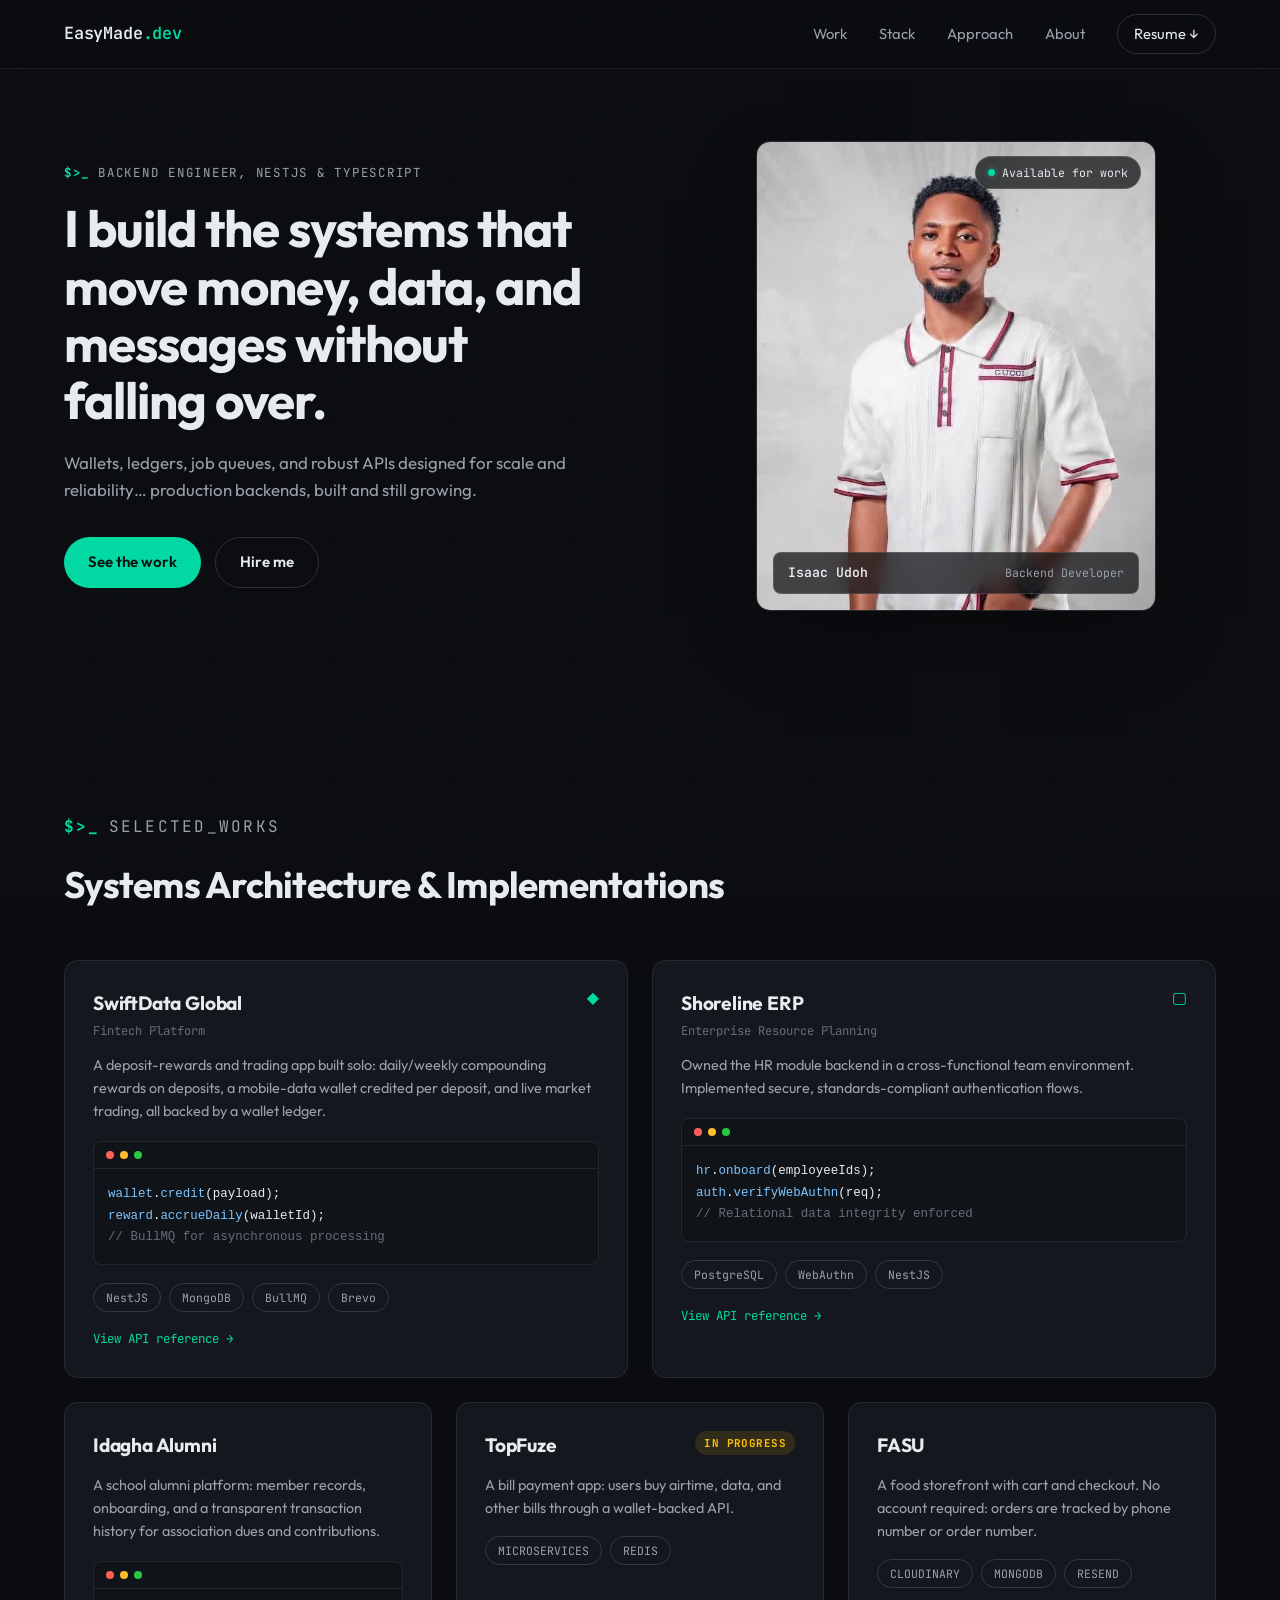
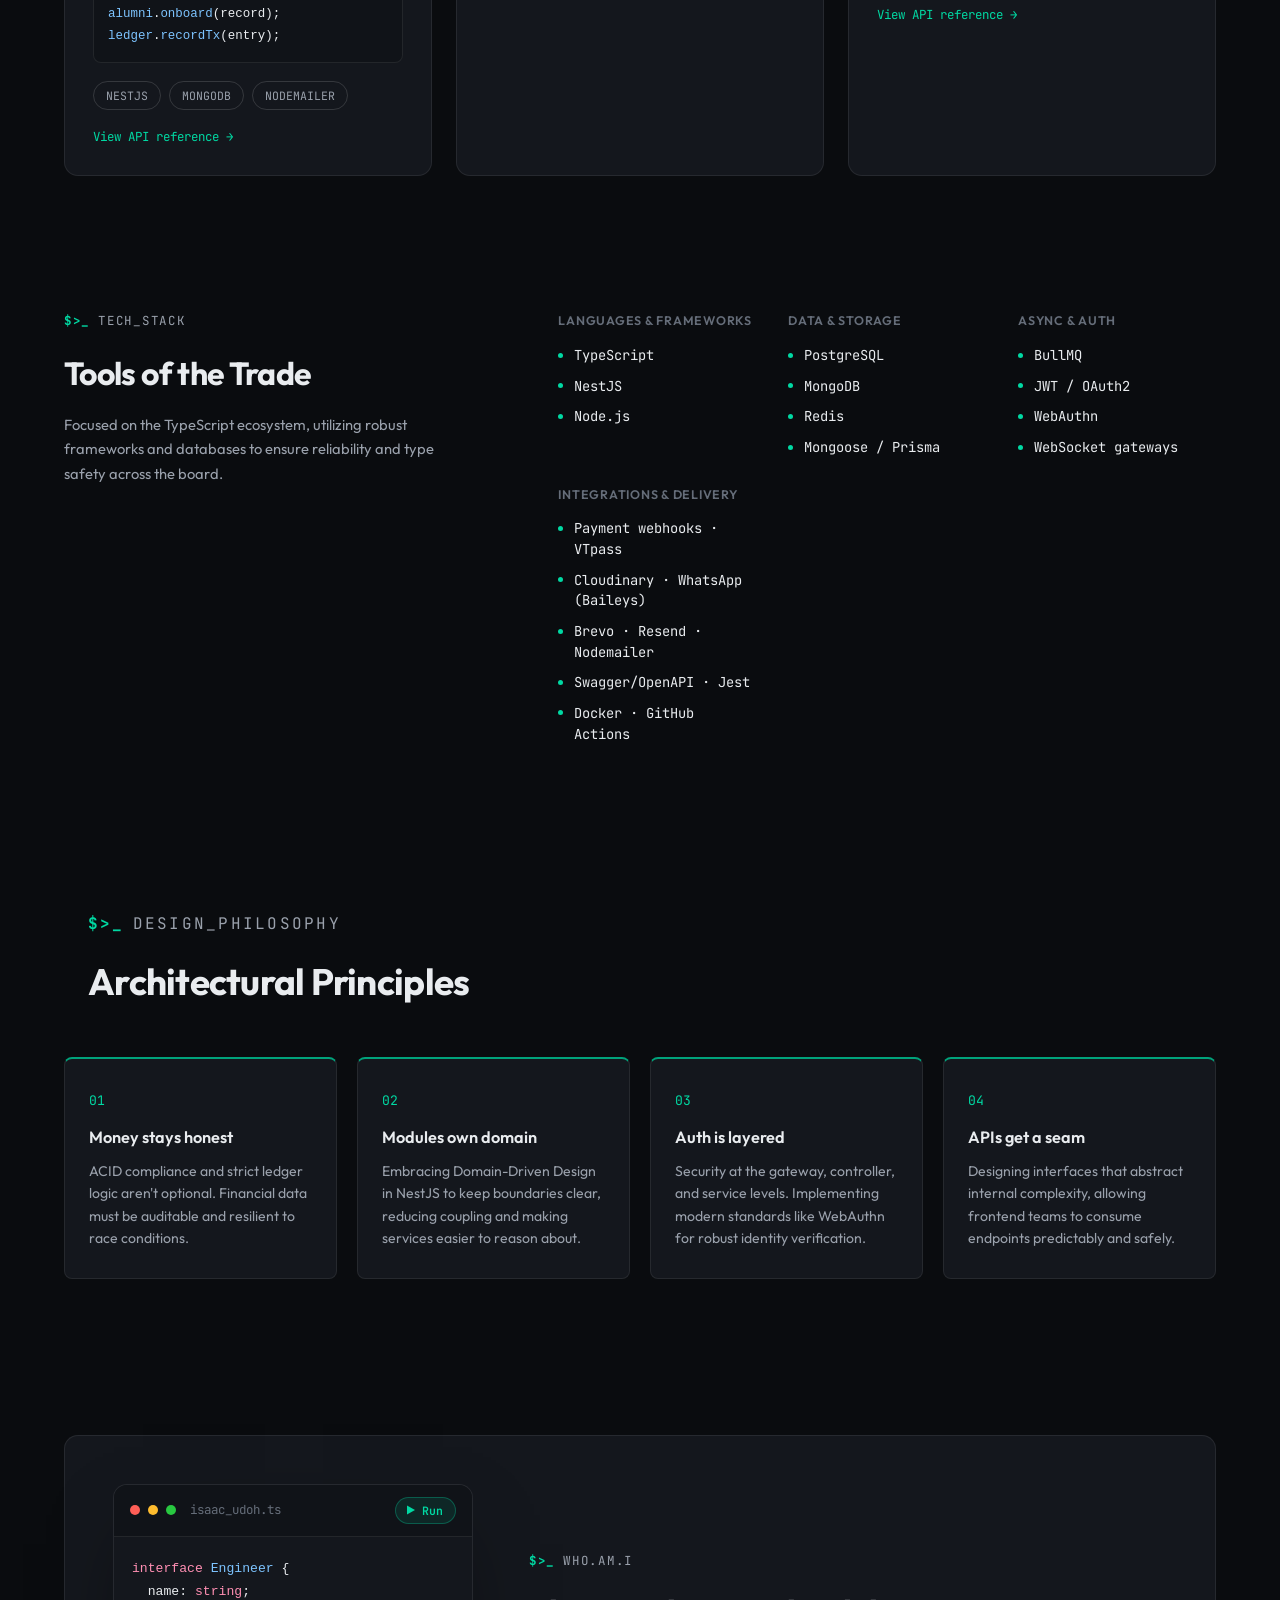
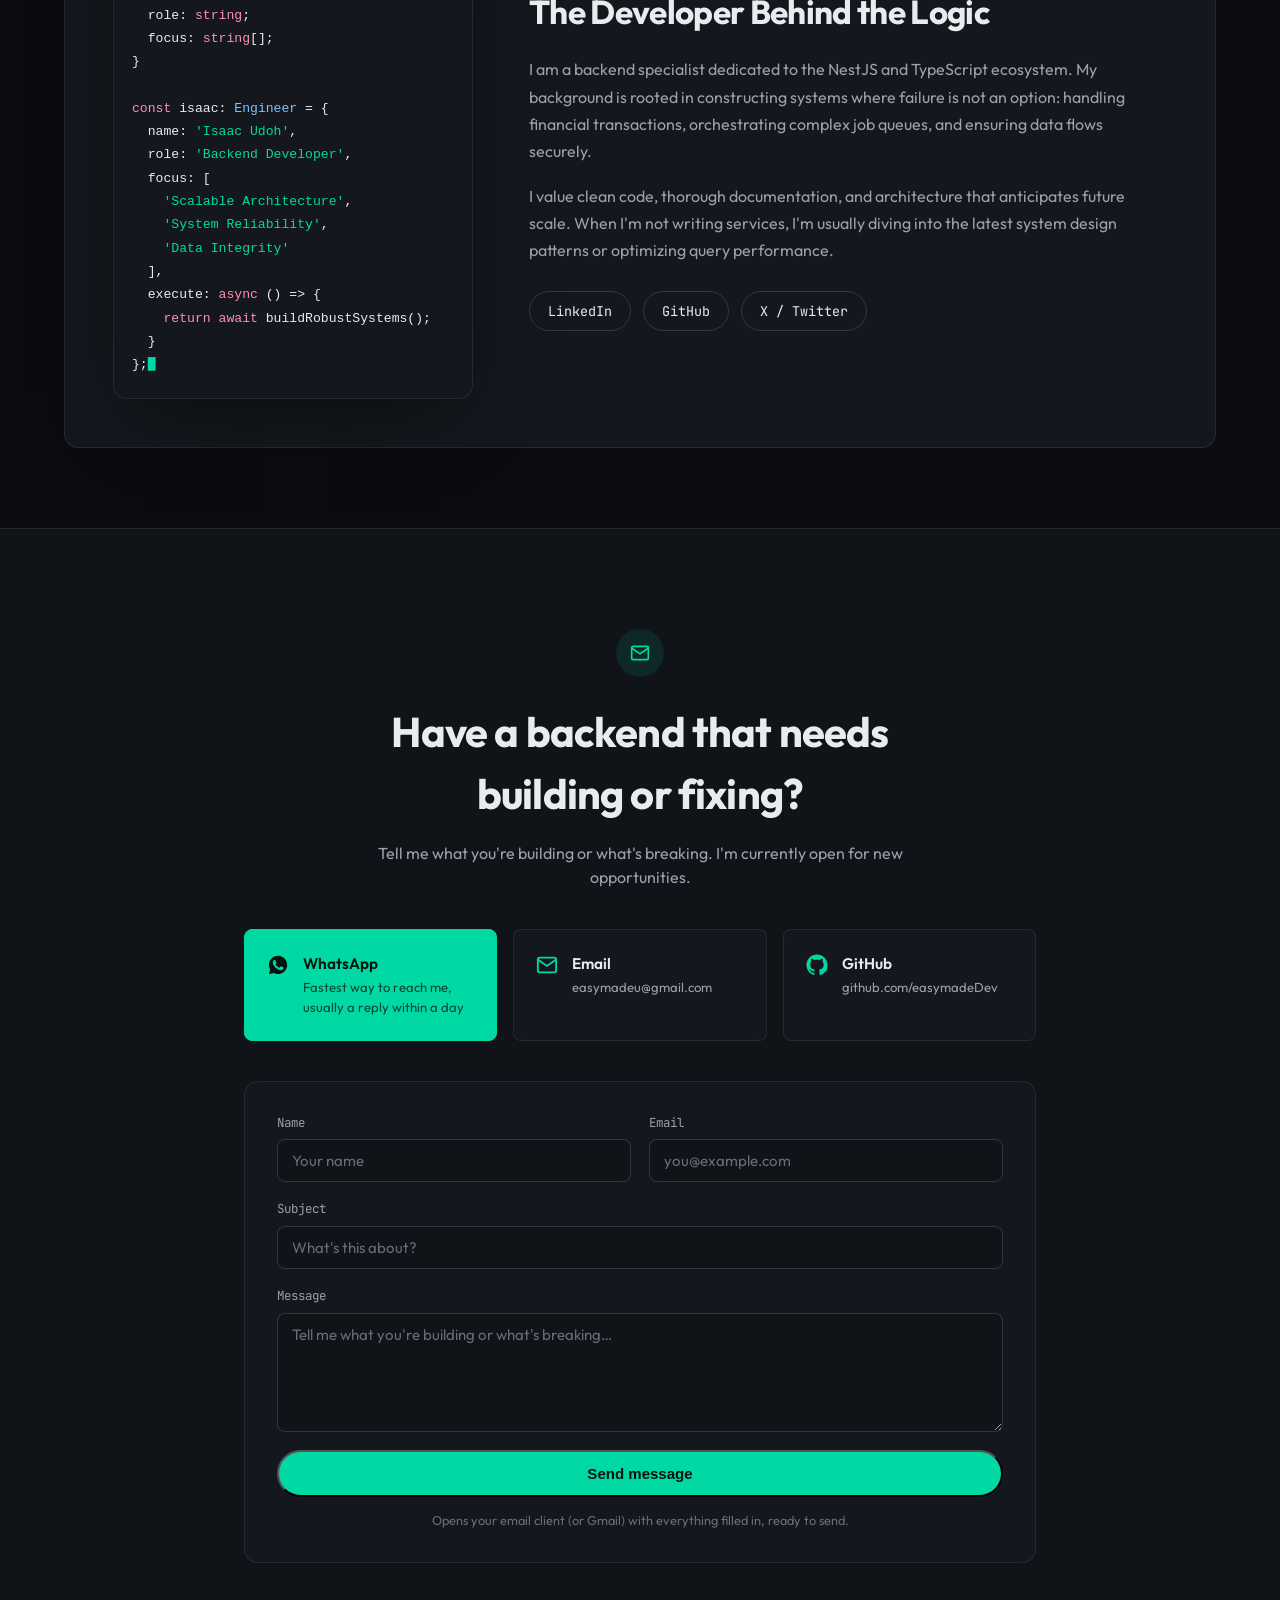
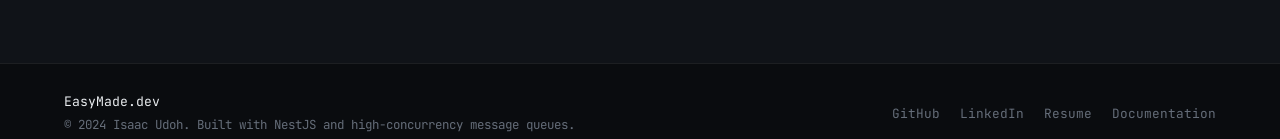
<file: index.html>
<!DOCTYPE html>
<html lang="en">
<head>
<meta charset="UTF-8">
<meta name="viewport" content="width=device-width, initial-scale=1.0">
<title>EasyMade - Backend Engineer</title>
<meta name="description" content="Backend engineer specializing in NestJS and TypeScript. Building fintech wallets, enterprise ERP systems, and API integrations at production scale.">
<link rel="icon" href="data:image/svg+xml,<svg xmlns=%22http://www.w3.org/2000/svg%22 viewBox=%220 0 100 100%22><text y=%22.9em%22 font-size=%2290%22 fill=%22%2300d9a3%22>&gt;_</text></svg>">
<link rel="preconnect" href="https://fonts.googleapis.com">
<link rel="preconnect" href="https://fonts.gstatic.com" crossorigin>
<link href="https://fonts.googleapis.com/css2?family=Outfit:wght@400;500;600;700;800&family=JetBrains+Mono:wght@400;500;600;700&display=swap" rel="stylesheet">
<link rel="stylesheet" href="styles.css">
</head>
<body>

<div class="noise" aria-hidden="true"></div>

<header class="nav" id="top">
  <div class="nav-inner">
    <a href="#top" class="brand">EasyMade<span class="brand-dot">.dev</span></a>
    <nav class="nav-links" aria-label="Primary">
      <a href="#work">Work</a>
      <a href="#stack">Stack</a>
      <a href="#approach">Approach</a>
      <a href="#about">About</a>
      <a href="resume.html" class="nav-cta">Resume <span class="dl-arrow">&darr;</span></a>
    </nav>
    <button class="nav-toggle" id="navToggle" aria-label="Toggle menu" aria-expanded="false">
      <span></span><span></span><span></span>
    </button>
  </div>
  <nav class="nav-mobile" id="navMobile" aria-label="Mobile">
    <a href="#work">Work</a>
    <a href="#stack">Stack</a>
    <a href="#approach">Approach</a>
    <a href="#about">About</a>
    <a href="resume.html">Resume</a>
  </nav>
</header>

<main>

  <!-- HERO -->
  <section class="hero">
    <div class="hero-grid">
      <div class="hero-copy">
        <p class="eyebrow"><span class="prompt">$&gt;_</span> Backend engineer, NestJS &amp; TypeScript</p>
        <h1>I build the systems that move money, data, and messages without falling over.</h1>
        <p class="hero-sub">Wallets, ledgers, job queues, and robust APIs designed for scale and reliability&hellip; production backends, built and still growing.</p>
        <div class="hero-actions">
          <a href="#work" class="btn btn-primary">See the work</a>
          <a href="https://wa.me/2349077974344?text=Hi%20Isaac%2C%20I%27d%20like%20to%20talk%20about%20a%20backend%20project" target="_blank" rel="noopener" class="btn btn-ghost">Hire me</a>
        </div>
      </div>
      <div class="hero-panel">
        <div class="hero-photo-frame">
          <span class="hero-badge"><span class="dot-live"></span>Available for work</span>
          <img src="isaac.jpg" alt="Portrait of Isaac Udoh" width="440" height="520" class="hero-photo">
          <div class="hero-photo-tag">
            <span>Isaac Udoh</span>
            <span class="hero-photo-role">Backend Developer</span>
          </div>
        </div>
      </div>
    </div>
  </section>

  <!-- WORK -->
  <section id="work" class="work">
    <div class="section-head">
      <p class="eyebrow"><span class="prompt">$&gt;_</span> selected_works</p>
      <h2>Systems Architecture &amp; Implementations</h2>
    </div>

    <div class="case-list">

      <div class="case-row-2">
        <article class="case-card">
          <div class="case-card-head">
            <div>
              <h3>SwiftData Global</h3>
              <p class="case-kicker">Fintech Platform</p>
            </div>
            <span class="case-icon" aria-hidden="true">&#9670;</span>
          </div>
          <p class="case-desc">A deposit-rewards and trading app built solo: daily/weekly compounding rewards on deposits, a mobile-data wallet credited per deposit, and live market trading, all backed by a wallet ledger.</p>
          <div class="case-code">
            <div class="case-code-bar">
              <span class="dot dot-r"></span><span class="dot dot-y"></span><span class="dot dot-g"></span>
            </div>
            <pre class="case-code-body"><code><span class="tk-f">wallet</span>.<span class="tk-f">credit</span>(payload);
<span class="tk-f">reward</span>.<span class="tk-f">accrueDaily</span>(walletId);
<span class="tk-c">// BullMQ for asynchronous processing</span></code></pre>
          </div>
          <ul class="case-tags">
            <li>NestJS</li><li>MongoDB</li><li>BullMQ</li><li>Brevo</li>
          </ul>
          <a href="docs.html#wallet-balance" class="case-docs-link">View API reference &rarr;</a>
        </article>

        <article class="case-card">
          <div class="case-card-head">
            <div>
              <h3>Shoreline ERP</h3>
              <p class="case-kicker">Enterprise Resource Planning</p>
            </div>
            <span class="case-icon" aria-hidden="true">&#9634;</span>
          </div>
          <p class="case-desc">Owned the HR module backend in a cross-functional team environment. Implemented secure, standards-compliant authentication flows.</p>
          <div class="case-code">
            <div class="case-code-bar">
              <span class="dot dot-r"></span><span class="dot dot-y"></span><span class="dot dot-g"></span>
            </div>
            <pre class="case-code-body"><code><span class="tk-f">hr</span>.<span class="tk-f">onboard</span>(employeeIds);
<span class="tk-f">auth</span>.<span class="tk-f">verifyWebAuthn</span>(req);
<span class="tk-c">// Relational data integrity enforced</span></code></pre>
          </div>
          <ul class="case-tags">
            <li>PostgreSQL</li><li>WebAuthn</li><li>NestJS</li>
          </ul>
          <a href="docs.html#access-onboard" class="case-docs-link">View API reference &rarr;</a>
        </article>
      </div>

      <div class="case-row-3">
        <article class="case-card case-card-sm">
          <h3>Idagha Alumni</h3>
          <p class="case-desc">A school alumni platform: member records, onboarding, and a transparent transaction history for association dues and contributions.</p>
          <div class="case-code">
            <div class="case-code-bar">
              <span class="dot dot-r"></span><span class="dot dot-y"></span><span class="dot dot-g"></span>
            </div>
            <pre class="case-code-body"><code><span class="tk-f">alumni</span>.<span class="tk-f">onboard</span>(record);
<span class="tk-f">ledger</span>.<span class="tk-f">recordTx</span>(entry);</code></pre>
          </div>
          <ul class="case-tags">
            <li>NESTJS</li><li>MONGODB</li><li>NODEMAILER</li>
          </ul>
          <a href="docs.html#records-model" class="case-docs-link">View API reference &rarr;</a>
        </article>

        <article class="case-card case-card-sm">
          <div class="case-card-head">
            <h3>TopFuze</h3>
            <span class="status-tag">In progress</span>
          </div>
          <p class="case-desc">A bill payment app: users buy airtime, data, and other bills through a wallet-backed API.</p>
          <ul class="case-tags case-tags-only">
            <li>MICROSERVICES</li><li>REDIS</li>
          </ul>
        </article>

        <article class="case-card case-card-sm">
          <h3>FASU</h3>
          <p class="case-desc">A food storefront with cart and checkout. No account required: orders are tracked by phone number or order number.</p>
          <ul class="case-tags case-tags-only">
            <li>CLOUDINARY</li><li>MONGODB</li><li>RESEND</li>
          </ul>
          <a href="docs.html#store-order" class="case-docs-link">View API reference &rarr;</a>
        </article>
      </div>

    </div>
  </section>

  <!-- STACK -->
  <section id="stack" class="stack">
    <div class="stack-inner">
      <div class="stack-intro">
        <p class="eyebrow"><span class="prompt">$&gt;_</span> tech_stack</p>
        <h2>Tools of the Trade</h2>
        <p class="stack-lede">Focused on the TypeScript ecosystem, utilizing robust frameworks and databases to ensure reliability and type safety across the board.</p>
      </div>

      <div class="stack-grid">
        <div class="stack-group">
          <h3>Languages &amp; Frameworks</h3>
          <ul class="stack-list">
            <li>TypeScript</li>
            <li>NestJS</li>
            <li>Node.js</li>
          </ul>
        </div>
        <div class="stack-group">
          <h3>Data &amp; Storage</h3>
          <ul class="stack-list">
            <li>PostgreSQL</li>
            <li>MongoDB</li>
            <li>Redis</li>
            <li>Mongoose / Prisma</li>
          </ul>
        </div>
        <div class="stack-group">
          <h3>Async &amp; Auth</h3>
          <ul class="stack-list">
            <li>BullMQ</li>
            <li>JWT / OAuth2</li>
            <li>WebAuthn</li>
            <li>WebSocket gateways</li>
          </ul>
        </div>
        <div class="stack-group">
          <h3>Integrations &amp; Delivery</h3>
          <ul class="stack-list">
            <li>Payment webhooks &middot; VTpass</li>
            <li>Cloudinary &middot; WhatsApp (Baileys)</li>
            <li>Brevo &middot; Resend &middot; Nodemailer</li>
            <li>Swagger/OpenAPI &middot; Jest</li>
            <li>Docker &middot; GitHub Actions</li>
          </ul>
        </div>
      </div>
    </div>
  </section>

  <!-- APPROACH -->
  <section id="approach" class="approach">
    <div class="section-head">
      <p class="eyebrow"><span class="prompt">$&gt;_</span> design_philosophy</p>
      <h2>Architectural Principles</h2>
    </div>
    <div class="approach-grid">
      <div class="approach-item">
        <span class="approach-num">01</span>
        <h3>Money stays honest</h3>
        <p>ACID compliance and strict ledger logic aren't optional. Financial data must be auditable and resilient to race conditions.</p>
      </div>
      <div class="approach-item">
        <span class="approach-num">02</span>
        <h3>Modules own domain</h3>
        <p>Embracing Domain-Driven Design in NestJS to keep boundaries clear, reducing coupling and making services easier to reason about.</p>
      </div>
      <div class="approach-item">
        <span class="approach-num">03</span>
        <h3>Auth is layered</h3>
        <p>Security at the gateway, controller, and service levels. Implementing modern standards like WebAuthn for robust identity verification.</p>
      </div>
      <div class="approach-item">
        <span class="approach-num">04</span>
        <h3>APIs get a seam</h3>
        <p>Designing interfaces that abstract internal complexity, allowing frontend teams to consume endpoints predictably and safely.</p>
      </div>
    </div>
  </section>

  <!-- ABOUT -->
  <section id="about" class="about">
    <div class="about-inner">
      <div class="about-panel" aria-hidden="true">
        <div class="terminal">
          <div class="terminal-bar">
            <span class="dot dot-r"></span><span class="dot dot-y"></span><span class="dot dot-g"></span>
            <span class="terminal-title">isaac_udoh.ts</span>
            <button type="button" class="run-btn" id="runBtn" aria-label="Run code snippet">
              <svg width="10" height="10" viewBox="0 0 10 10" fill="currentColor" aria-hidden="true"><path d="M1 0.5 L9 5 L1 9.5 Z"/></svg>
              Run
            </button>
          </div>
          <pre class="terminal-body"><code id="terminalCode"><span class="tk-k">interface</span> <span class="tk-f">Engineer</span> {
  name: <span class="tk-k">string</span>;
  role: <span class="tk-k">string</span>;
  focus: <span class="tk-k">string</span>[];
}

<span class="tk-k">const</span> isaac: <span class="tk-f">Engineer</span> = {
  name: <span class="tk-s">'Isaac Udoh'</span>,
  role: <span class="tk-s">'Backend Developer'</span>,
  focus: [
    <span class="tk-s">'Scalable Architecture'</span>,
    <span class="tk-s">'System Reliability'</span>,
    <span class="tk-s">'Data Integrity'</span>
  ],
  execute: <span class="tk-k">async</span> () =&gt; {
    <span class="tk-k">return</span> <span class="tk-k">await</span> buildRobustSystems();
  }
};<span class="term-cursor" id="termCursor">&#9608;</span></code></pre>
          <div class="run-output" id="runOutput" aria-live="polite"></div>
        </div>
      </div>
      <div class="about-body">
        <p class="eyebrow"><span class="prompt">$&gt;_</span> who.am.i</p>
        <h2>The Developer Behind the Logic</h2>
        <p class="about-text">I am a backend specialist dedicated to the NestJS and TypeScript ecosystem. My background is rooted in constructing systems where failure is not an option: handling financial transactions, orchestrating complex job queues, and ensuring data flows securely.</p>
        <p class="about-text">I value clean code, thorough documentation, and architecture that anticipates future scale. When I'm not writing services, I'm usually diving into the latest system design patterns or optimizing query performance.</p>
        <div class="about-links">
          <a href="https://www.linkedin.com/in/isaactechdev" target="_blank" rel="noopener">LinkedIn</a>
          <a href="https://github.com/easymadeDev" target="_blank" rel="noopener">GitHub</a>
          <a href="https://x.com/isaactechdev" target="_blank" rel="noopener">X / Twitter</a>
        </div>
      </div>
    </div>
  </section>

  <!-- CONTACT -->
  <section id="contact" class="contact">
    <div class="contact-inner">
      <span class="contact-icon" aria-hidden="true">
        <svg width="20" height="20" viewBox="0 0 24 24" fill="none" stroke="currentColor" stroke-width="2" stroke-linecap="round" stroke-linejoin="round"><path d="M4 4h16c1.1 0 2 .9 2 2v12c0 1.1-.9 2-2 2H4c-1.1 0-2-.9-2-2V6c0-1.1.9-2 2-2z"/><path d="m22 6-10 7L2 6"/></svg>
      </span>
      <h2>Have a backend that needs building or fixing?</h2>
      <p class="contact-sub">Tell me what you're building or what's breaking. I'm currently open for new opportunities.</p>

      <div class="contact-grid">
        <a href="https://wa.me/2349077974344?text=Hi%20Isaac%2C%20I%27d%20like%20to%20talk%20about%20a%20backend%20project" target="_blank" rel="noopener" class="contact-card contact-card-primary">
          <svg width="22" height="22" viewBox="0 0 24 24" fill="currentColor" aria-hidden="true"><path d="M12.04 2C6.58 2 2.13 6.45 2.13 11.91c0 1.75.46 3.45 1.32 4.95L2.05 22l5.25-1.38a9.9 9.9 0 0 0 4.74 1.21h.01c5.46 0 9.9-4.45 9.9-9.91C21.96 6.45 17.5 2 12.04 2Zm5.8 14.14c-.24.68-1.4 1.3-1.93 1.38-.5.08-1.13.11-1.82-.11-.42-.14-.96-.32-1.65-.63-2.9-1.25-4.8-4.16-4.94-4.35-.14-.19-1.18-1.57-1.18-3 0-1.42.74-2.12 1-2.41.26-.29.58-.36.77-.36.19 0 .39 0 .55.01.18.01.42-.07.65.5.24.58.82 2 .89 2.15.07.14.12.32.02.51-.1.19-.15.31-.29.48-.15.17-.3.37-.44.5-.14.14-.3.29-.13.58.17.29.75 1.24 1.62 2.01 1.11.99 2.04 1.3 2.34 1.44.3.15.47.13.65-.06.18-.19.75-.87.95-1.16.2-.29.4-.24.66-.14.27.1 1.71.81 2 .96.29.14.48.22.55.34.07.13.07.72-.17 1.4Z"/></svg>
          <span>
            <strong>WhatsApp</strong>
            <span>Fastest way to reach me, usually a reply within a day</span>
          </span>
        </a>

        <a href="https://mail.google.com/mail/?view=cm&fs=1&to=easymadeu@gmail.com&su=Backend%20project%20inquiry" target="_blank" rel="noopener" class="contact-card">
          <svg width="22" height="22" viewBox="0 0 24 24" fill="none" stroke="currentColor" stroke-width="2" stroke-linecap="round" stroke-linejoin="round" aria-hidden="true"><path d="M4 4h16c1.1 0 2 .9 2 2v12c0 1.1-.9 2-2 2H4c-1.1 0-2-.9-2-2V6c0-1.1.9-2 2-2z"/><path d="m22 6-10 7L2 6"/></svg>
          <span>
            <strong>Email</strong>
            <span>easymadeu@gmail.com</span>
          </span>
        </a>

        <a href="https://github.com/easymadeDev" target="_blank" rel="noopener" class="contact-card">
          <svg width="22" height="22" viewBox="0 0 24 24" fill="currentColor" aria-hidden="true"><path d="M12 .5C5.73.5.5 5.73.5 12c0 5.08 3.29 9.39 7.86 10.91.57.1.78-.25.78-.55 0-.27-.01-1.17-.02-2.12-3.2.7-3.88-1.36-3.88-1.36-.52-1.33-1.28-1.68-1.28-1.68-1.04-.71.08-.7.08-.7 1.15.08 1.76 1.18 1.76 1.18 1.03 1.76 2.7 1.25 3.36.96.1-.75.4-1.25.73-1.54-2.55-.29-5.24-1.28-5.24-5.7 0-1.26.45-2.29 1.18-3.1-.12-.29-.51-1.46.11-3.05 0 0 .96-.31 3.15 1.18a10.9 10.9 0 0 1 5.74 0c2.19-1.49 3.15-1.18 3.15-1.18.62 1.59.23 2.76.11 3.05.74.81 1.18 1.84 1.18 3.1 0 4.43-2.7 5.41-5.26 5.69.41.36.78 1.08.78 2.17 0 1.57-.01 2.83-.01 3.22 0 .3.2.66.79.55A11.5 11.5 0 0 0 23.5 12c0-6.27-5.23-11.5-11.5-11.5Z"/></svg>
          <span>
            <strong>GitHub</strong>
            <span>github.com/easymadeDev</span>
          </span>
        </a>
      </div>

      <form class="contact-form" id="contactForm" novalidate>
        <div class="form-row">
          <div class="form-field">
            <label for="cf-name">Name</label>
            <input type="text" id="cf-name" name="name" placeholder="Your name" required>
          </div>
          <div class="form-field">
            <label for="cf-email">Email</label>
            <input type="email" id="cf-email" name="email" placeholder="you@example.com" required>
          </div>
        </div>
        <div class="form-field">
          <label for="cf-subject">Subject</label>
          <input type="text" id="cf-subject" name="subject" placeholder="What's this about?" required>
        </div>
        <div class="form-field">
          <label for="cf-message">Message</label>
          <textarea id="cf-message" name="message" rows="5" placeholder="Tell me what you're building or what's breaking&hellip;" required></textarea>
        </div>
        <button type="submit" class="btn btn-primary form-submit">Send message</button>
        <p class="form-note">Opens your email client (or Gmail) with everything filled in, ready to send.</p>
      </form>
    </div>
  </section>

</main>

<footer class="footer">
  <div class="footer-inner">
    <div class="footer-brand">
      <span>EasyMade.dev</span>
      <span class="footer-copy">&copy; 2024 Isaac Udoh. Built with NestJS and high-concurrency message queues.</span>
    </div>
    <div class="footer-links">
      <a href="https://github.com/easymadeDev" target="_blank" rel="noopener">GitHub</a>
      <a href="https://www.linkedin.com/in/isaactechdev" target="_blank" rel="noopener">LinkedIn</a>
      <a href="resume.html">Resume</a>
      <a href="docs.html">Documentation</a>
    </div>
  </div>
</footer>

<script src="script.js"></script>
</body>
</html>
</file>
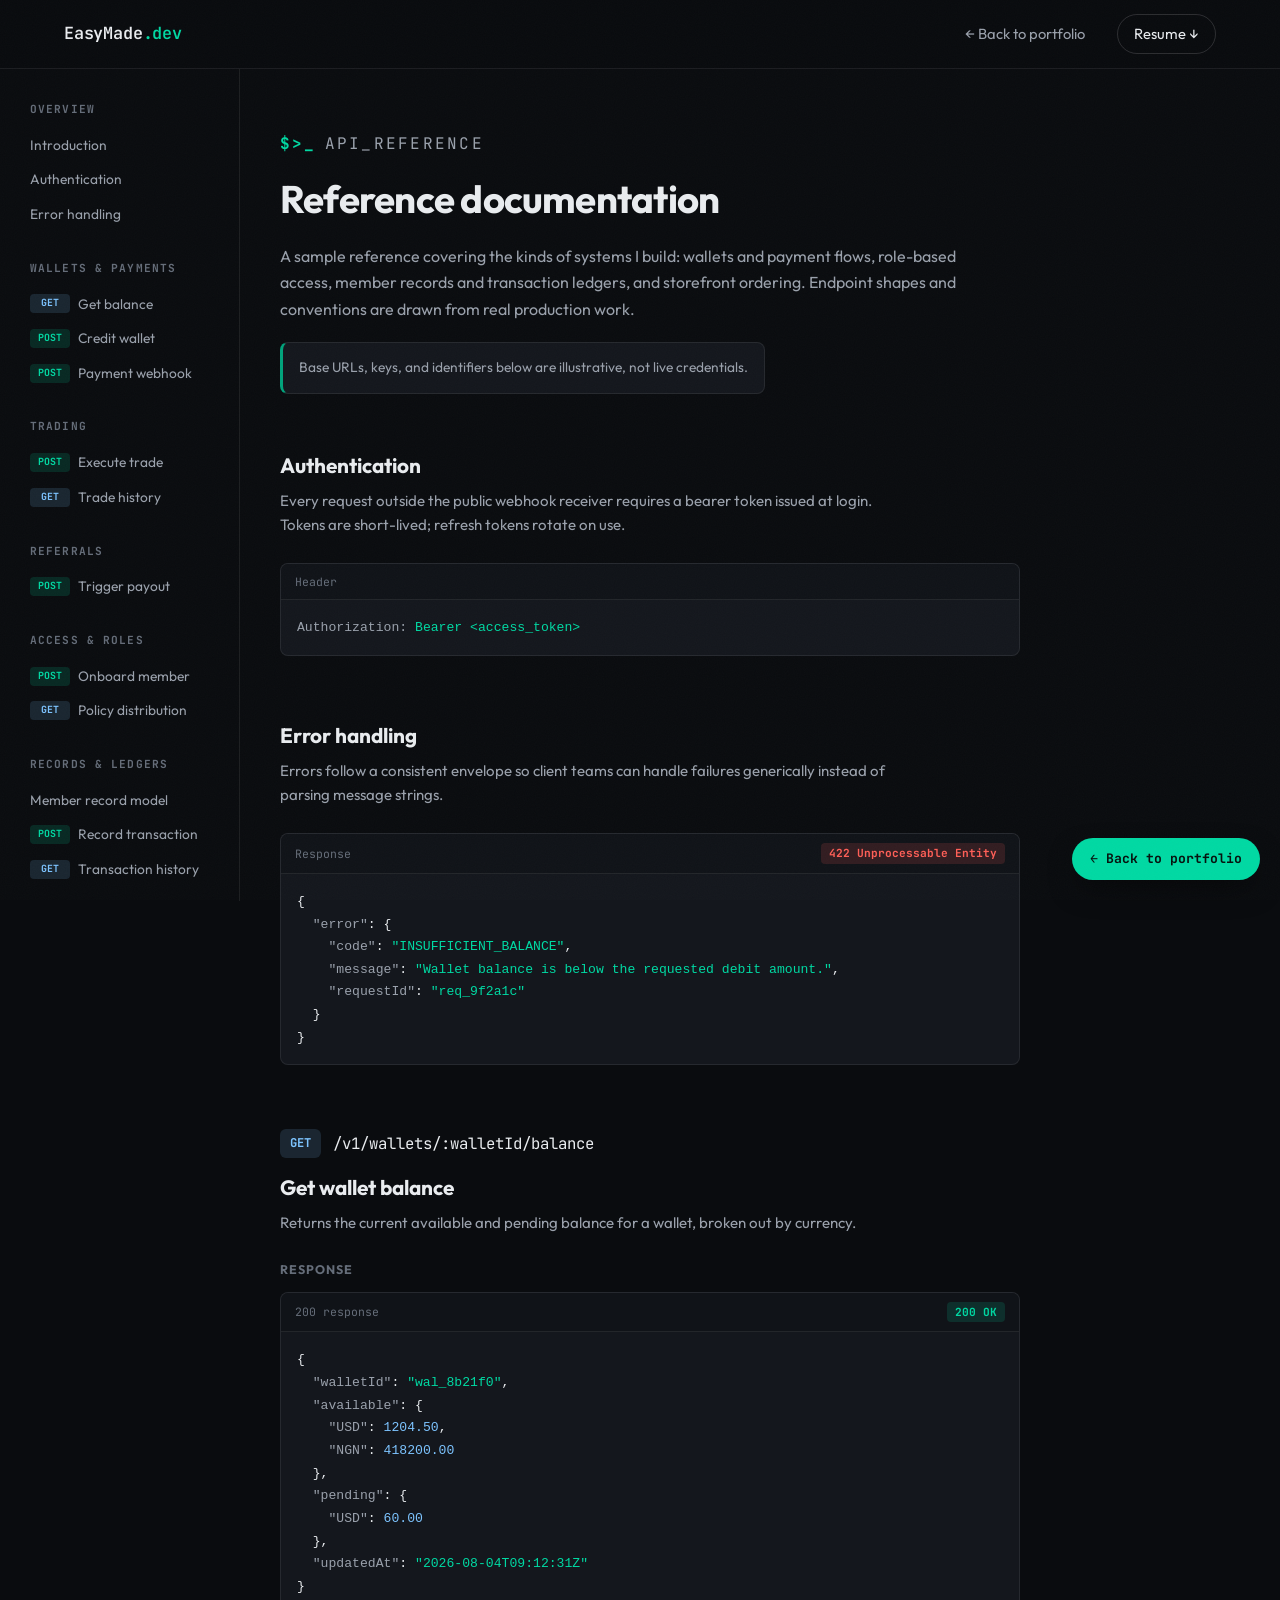
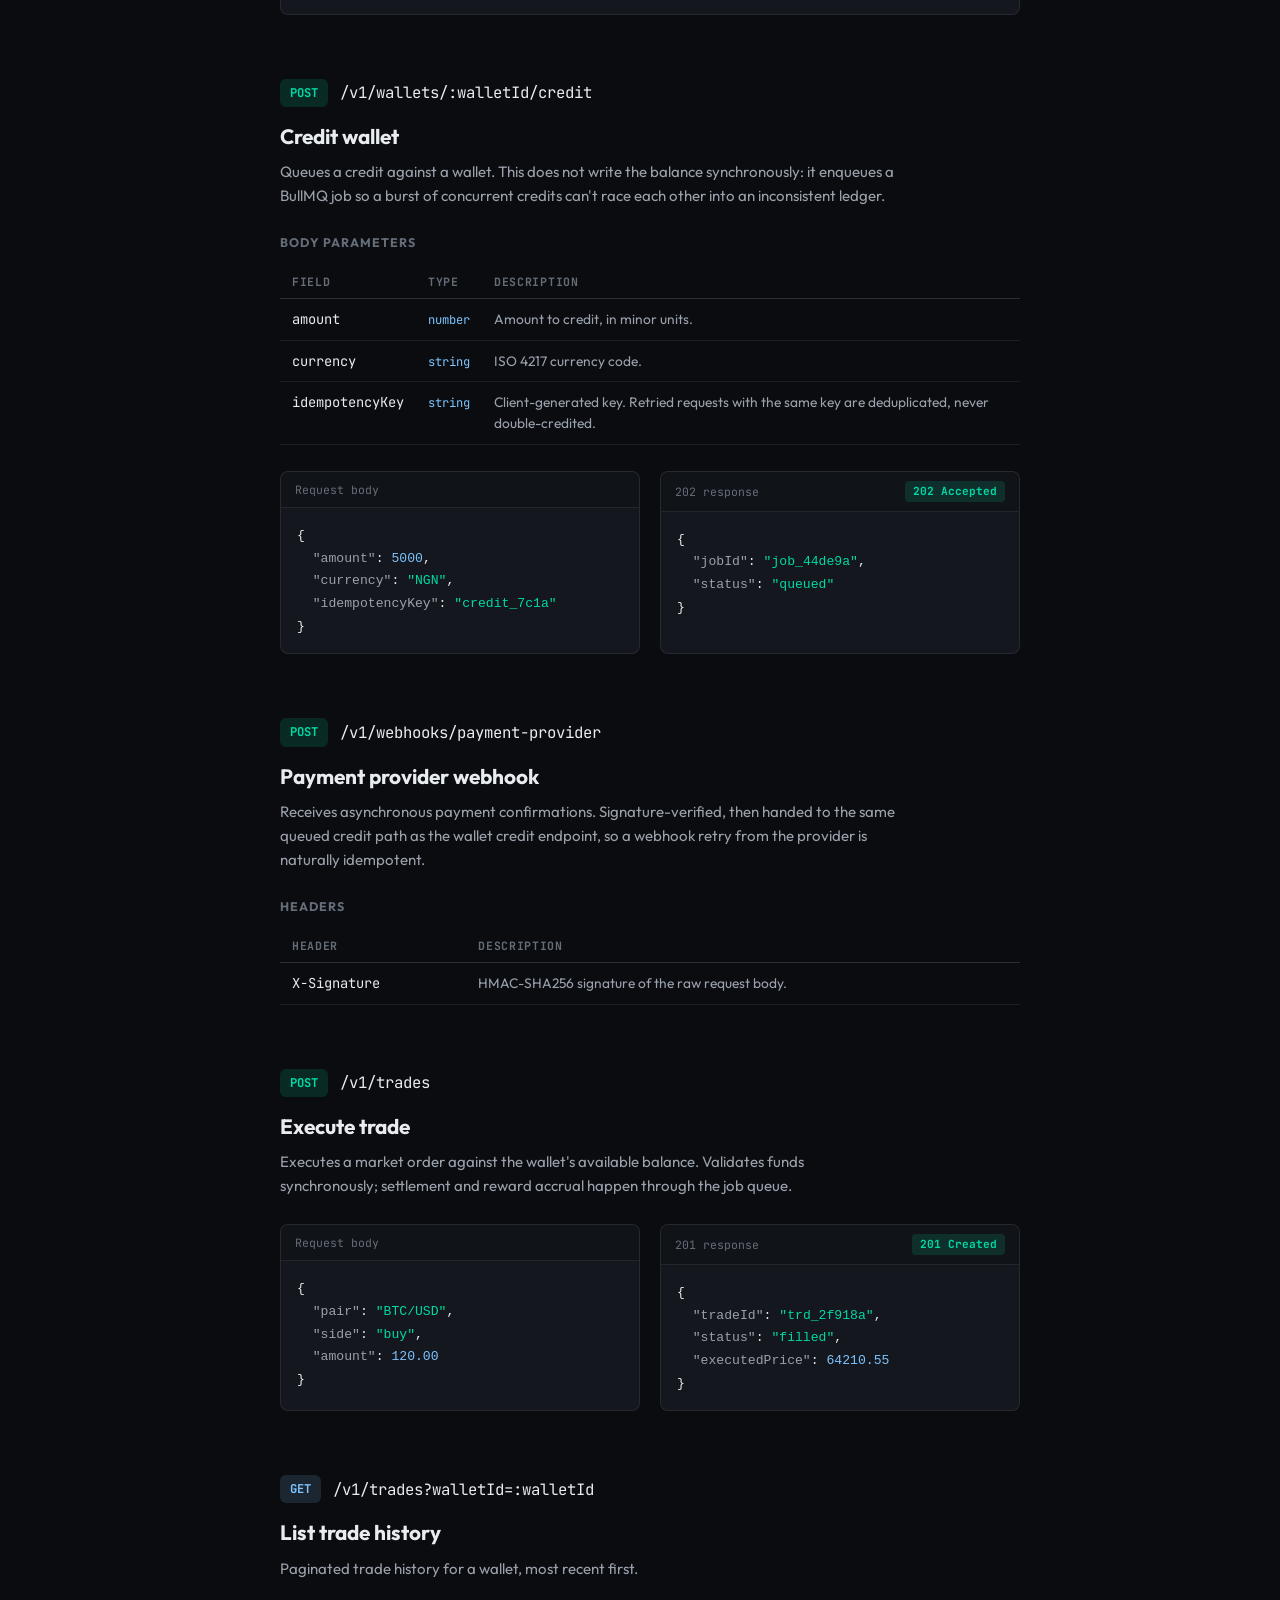
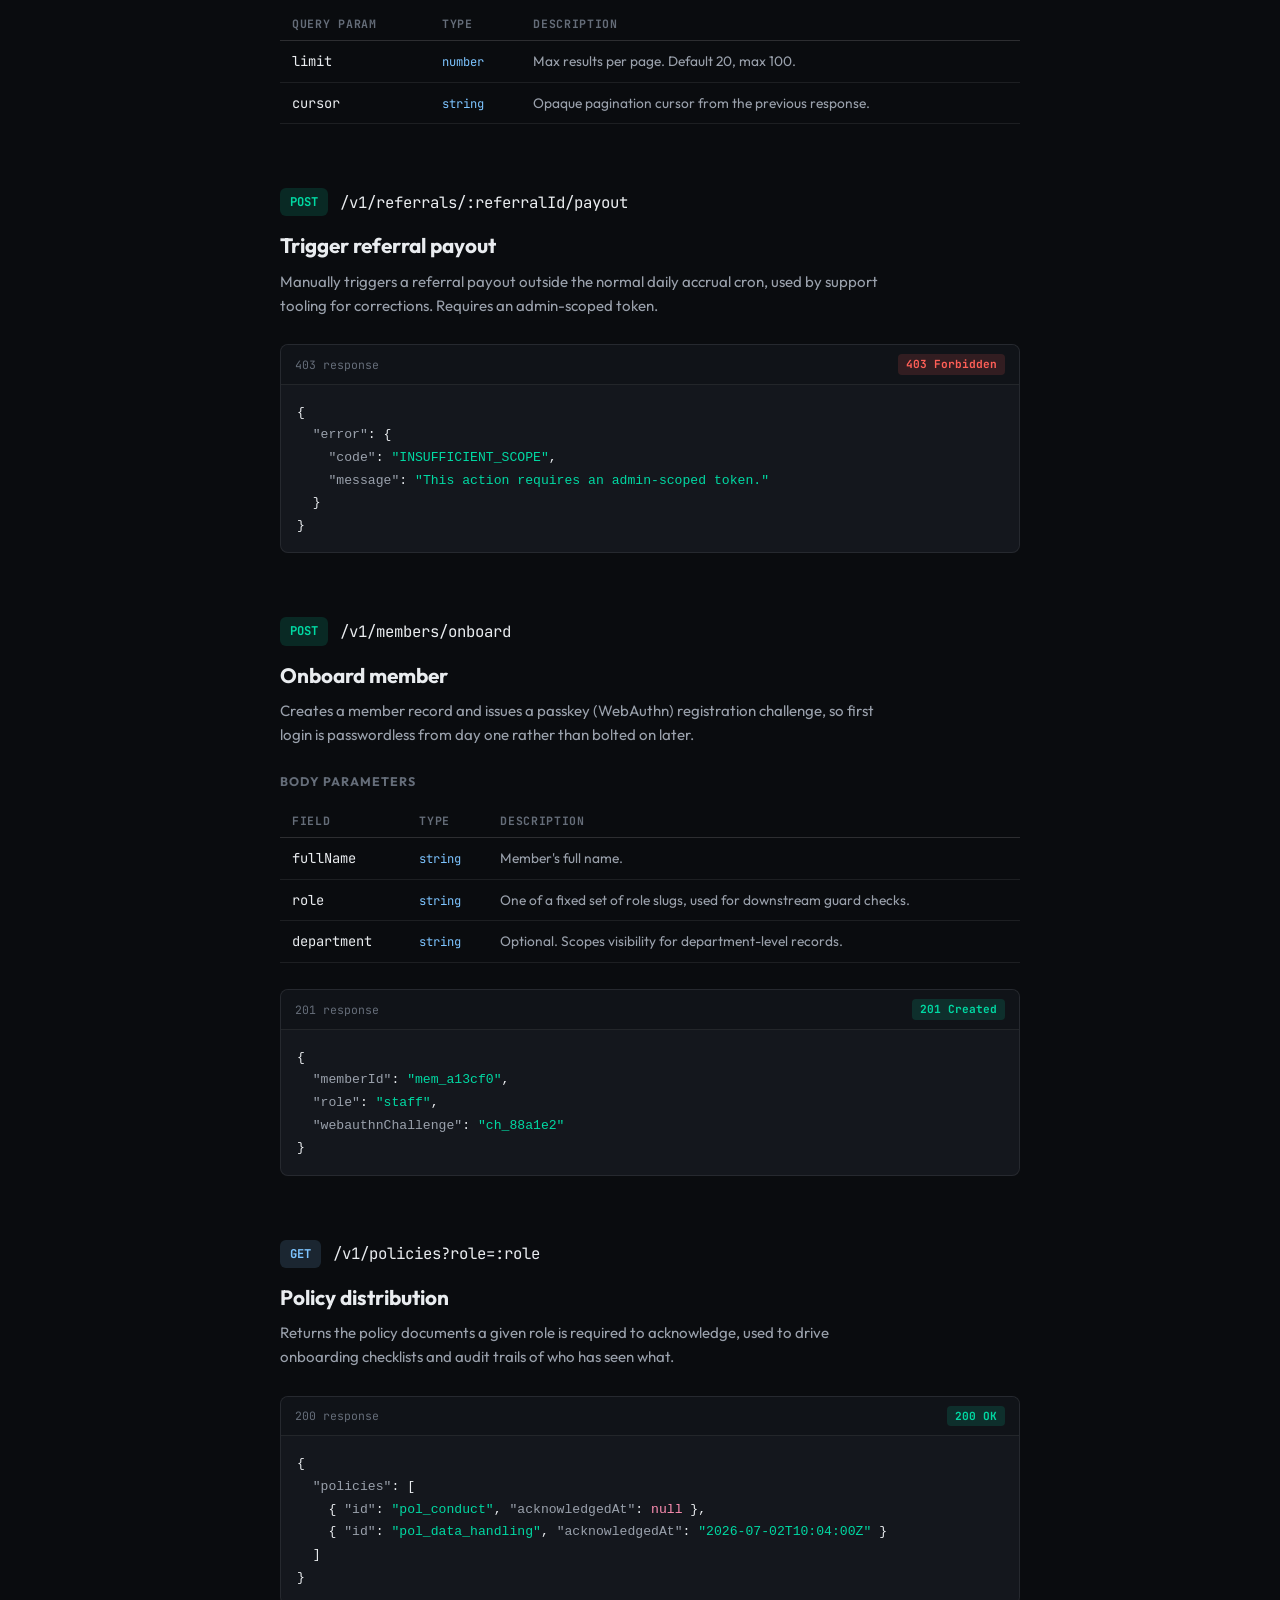
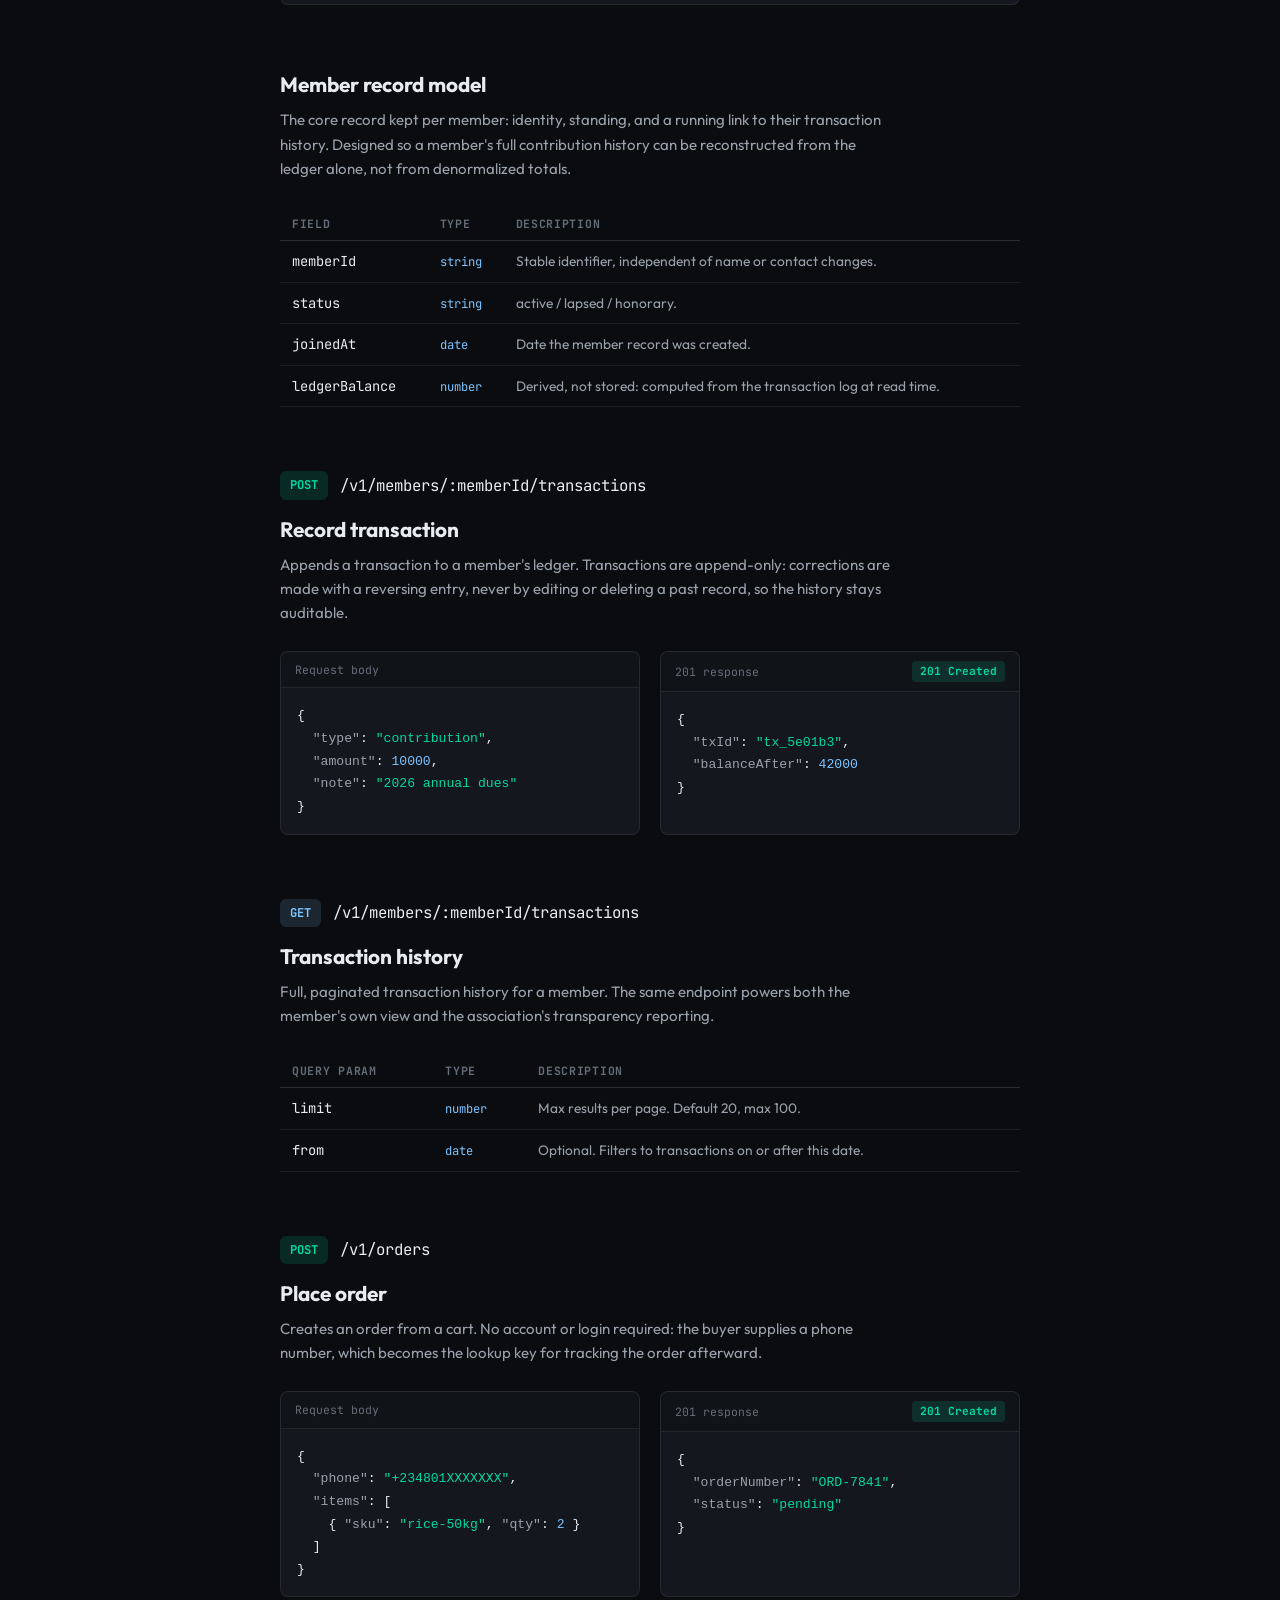
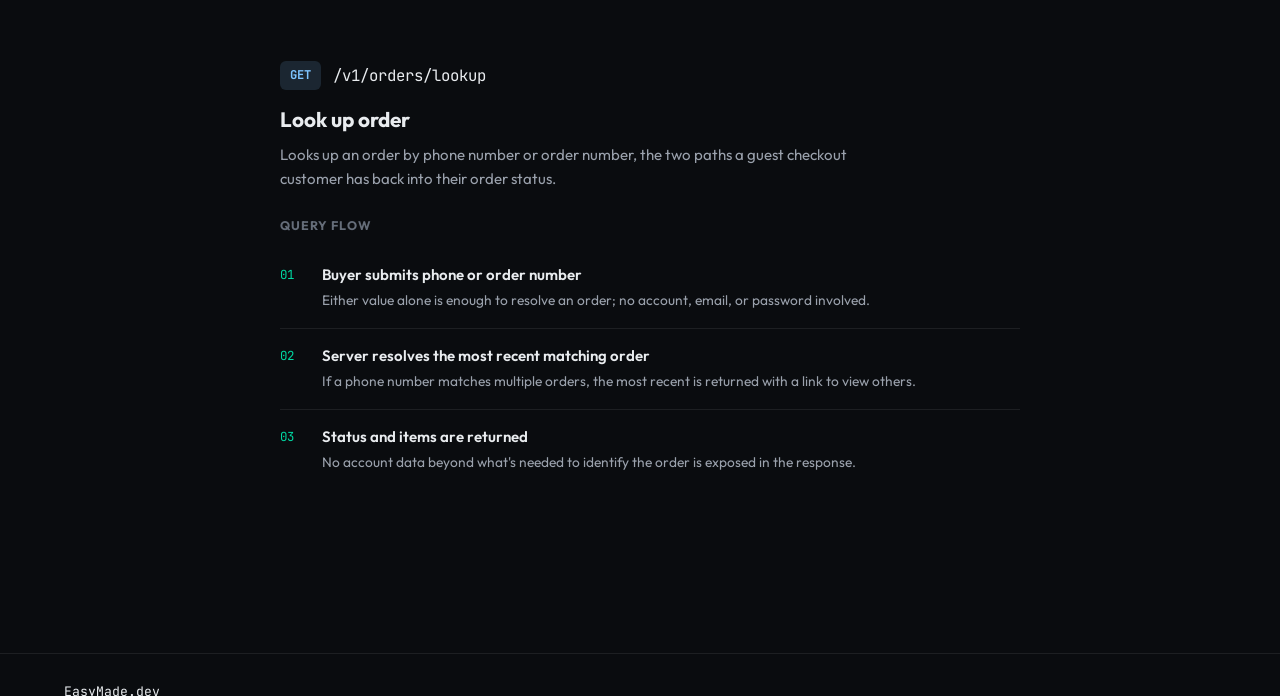
<file: docs.html>
<!DOCTYPE html>
<html lang="en">
<head>
<meta charset="UTF-8">
<meta name="viewport" content="width=device-width, initial-scale=1.0">
<title>Reference Docs &mdash; Isaac Udoh</title>
<meta name="description" content="Sample reference documentation: API endpoints, data models, and system flows across backend systems.">
<link rel="icon" href="data:image/svg+xml,<svg xmlns=%22http://www.w3.org/2000/svg%22 viewBox=%220 0 100 100%22><text y=%22.9em%22 font-size=%2290%22 fill=%22%2300d9a3%22>&gt;_</text></svg>">
<link rel="preconnect" href="https://fonts.googleapis.com">
<link rel="preconnect" href="https://fonts.gstatic.com" crossorigin>
<link href="https://fonts.googleapis.com/css2?family=Outfit:wght@400;500;600;700;800&family=JetBrains+Mono:wght@400;500;600;700&display=swap" rel="stylesheet">
<link rel="stylesheet" href="styles.css">
<style>
  .docs-shell {
    max-width: 1320px;
    margin: 0 auto;
    display: grid;
    grid-template-columns: 240px 1fr;
    gap: 0;
    min-height: calc(100vh - 68px);
  }
  .docs-shell > * { min-width: 0; }

  .docs-side {
    border-right: 1px solid var(--border);
    padding: 32px 20px 60px;
    position: sticky;
    top: 68px;
    align-self: start;
    height: calc(100vh - 68px);
    overflow-y: auto;
  }
  .docs-side-summary {
    display: none;
    cursor: pointer;
    font-family: var(--mono);
    font-size: 0.82rem;
    color: var(--text);
    list-style: none;
  }
  .docs-side-summary::-webkit-details-marker { display: none; }
  .docs-side-group { margin-bottom: 28px; }
  .docs-side-group h4 {
    font-family: var(--mono);
    font-size: 0.7rem;
    text-transform: uppercase;
    letter-spacing: 0.1em;
    color: var(--text-faint);
    margin-bottom: 10px;
    padding: 0 10px;
  }
  .docs-side a {
    display: flex;
    align-items: center;
    gap: 8px;
    padding: 7px 10px;
    border-radius: var(--radius-sm);
    font-size: 0.86rem;
    color: var(--text-dim);
    transition: background 0.15s ease, color 0.15s ease;
  }
  .docs-side a:hover { color: var(--text); background: var(--bg-panel); }
  .docs-side a.active { color: var(--text); background: var(--accent-wash); }
  .docs-method-tag {
    font-family: var(--mono);
    font-size: 0.62rem;
    font-weight: 700;
    padding: 2px 6px;
    border-radius: 4px;
    flex-shrink: 0;
    min-width: 40px;
    text-align: center;
  }
  .m-get { background: rgba(125,196,255,0.14); color: #7dc4ff; }
  .m-post { background: rgba(0,217,163,0.14); color: var(--accent); }
  .m-patch { background: rgba(255,193,7,0.14); color: #ffc107; }
  .m-delete { background: rgba(255,95,87,0.14); color: #ff5f57; }

  .docs-main { padding: 48px 40px 100px; max-width: 820px; min-width: 0; }
  .docs-intro { margin-bottom: 56px; }
  .docs-intro .eyebrow { margin-bottom: 14px; }
  .docs-intro h1 {
    font-size: clamp(1.8rem, 3vw, 2.4rem);
    font-weight: 700;
    letter-spacing: -0.02em;
  }
  .docs-intro p {
    margin-top: 14px;
    color: var(--text-dim);
    font-size: 1rem;
    line-height: 1.65;
    max-width: 62ch;
  }
  .docs-intro .note {
    margin-top: 20px;
    display: inline-flex;
    align-items: flex-start;
    gap: 10px;
    background: var(--bg-panel);
    border: 1px solid var(--border);
    border-left: 3px solid var(--accent-dim);
    border-radius: var(--radius-sm);
    padding: 14px 16px;
    font-size: 0.86rem;
    color: var(--text-dim);
    line-height: 1.55;
    max-width: 62ch;
  }

  .endpoint { margin-bottom: 64px; scroll-margin-top: 88px; }
  .endpoint-head {
    display: flex;
    align-items: center;
    gap: 12px;
    flex-wrap: wrap;
  }
  .method-badge {
    font-family: var(--mono);
    font-size: 0.76rem;
    font-weight: 700;
    padding: 5px 10px;
    border-radius: 6px;
  }
  .endpoint-path {
    font-family: var(--mono);
    font-size: 0.98rem;
    color: var(--text);
  }
  .endpoint h2 {
    margin-top: 14px;
    font-size: 1.3rem;
    font-weight: 700;
  }
  .endpoint > p.desc {
    margin-top: 8px;
    color: var(--text-dim);
    font-size: 0.94rem;
    line-height: 1.6;
    max-width: 62ch;
  }

  .endpoint-section { margin-top: 26px; }
  .endpoint-section h3 {
    font-size: 0.78rem;
    text-transform: uppercase;
    letter-spacing: 0.08em;
    color: var(--text-faint);
    margin-bottom: 12px;
  }

  .param-table {
    width: 100%;
    border-collapse: collapse;
    font-size: 0.86rem;
  }
  .param-table th {
    text-align: left;
    font-family: var(--mono);
    font-size: 0.72rem;
    text-transform: uppercase;
    letter-spacing: 0.06em;
    color: var(--text-faint);
    padding: 8px 12px;
    border-bottom: 1px solid var(--border-strong);
  }
  .param-table td {
    padding: 10px 12px;
    border-bottom: 1px solid var(--border);
    color: var(--text-dim);
    vertical-align: top;
  }
  .param-table td:first-child {
    font-family: var(--mono);
    color: var(--text);
    white-space: nowrap;
  }
  .param-type {
    font-family: var(--mono);
    font-size: 0.76rem;
    color: #7dc4ff;
  }
  .param-required {
    font-size: 0.7rem;
    font-family: var(--mono);
    color: var(--accent);
  }

  .code-block {
    background: var(--bg-panel);
    border: 1px solid var(--border);
    border-radius: var(--radius-sm);
    overflow: hidden;
  }
  .code-block-bar {
    display: flex;
    align-items: center;
    justify-content: space-between;
    padding: 9px 14px;
    border-bottom: 1px solid var(--border);
    background: var(--bg-raised);
    font-family: var(--mono);
    font-size: 0.72rem;
    color: var(--text-faint);
  }
  .status-chip {
    font-family: var(--mono);
    font-size: 0.7rem;
    font-weight: 700;
    padding: 2px 8px;
    border-radius: 4px;
    background: rgba(0,217,163,0.14);
    color: var(--accent);
  }
  .status-chip.err { background: rgba(255,95,87,0.14); color: #ff5f57; }
  .code-block pre {
    padding: 16px;
    font-family: var(--mono);
    font-size: 0.82rem;
    line-height: 1.65;
    overflow-x: auto;
  }

  .endpoint-grid { display: grid; grid-template-columns: 1fr 1fr; gap: 20px; }

  .project-divider {
    max-width: 820px;
    margin: 0 0 48px;
    padding-top: 40px;
    border-top: 1px solid var(--border-strong);
  }
  .project-divider:first-of-type { border-top: none; padding-top: 0; }
  .project-divider .eyebrow { margin-bottom: 10px; }
  .project-divider h2 {
    font-size: 1.5rem;
    font-weight: 700;
    letter-spacing: -0.01em;
  }
  .project-divider p {
    margin-top: 8px;
    color: var(--text-dim);
    font-size: 0.92rem;
    max-width: 62ch;
  }

  .flow-steps {
    display: flex;
    flex-direction: column;
    gap: 0;
  }
  .flow-step {
    display: grid;
    grid-template-columns: 28px 1fr;
    gap: 14px;
    padding: 16px 0;
    border-top: 1px solid var(--border);
  }
  .flow-step:first-child { border-top: none; }
  .flow-step-num {
    font-family: var(--mono);
    font-size: 0.78rem;
    color: var(--accent);
    padding-top: 2px;
  }
  .flow-step h4 { font-size: 0.94rem; font-weight: 600; }
  .flow-step p { margin-top: 4px; color: var(--text-dim); font-size: 0.86rem; line-height: 1.55; }

  .docs-fab {
    position: fixed;
    right: 20px;
    bottom: 20px;
    z-index: 40;
    display: inline-flex;
    align-items: center;
    gap: 7px;
    background: var(--accent);
    color: #06120e;
    font-family: var(--mono);
    font-size: 0.82rem;
    font-weight: 700;
    padding: 11px 18px;
    border-radius: 999px;
    box-shadow: 0 12px 30px -8px rgba(0,0,0,0.55);
    transition: transform 0.15s ease;
  }
  .docs-fab:hover { transform: translateY(-2px); }
  .docs-fab:active { transform: scale(0.97); }

  @media (max-width: 900px) {
    .docs-shell { grid-template-columns: 1fr; }
    .docs-side {
      position: static;
      height: auto;
      max-height: none;
      border-right: none;
      border-bottom: 1px solid var(--border);
      padding: 14px 16px;
    }
    .docs-side[open] { padding-bottom: 18px; }
    .docs-side-summary {
      display: flex;
      align-items: center;
      justify-content: space-between;
      padding: 6px 4px;
    }
    .docs-side-summary::after {
      content: "";
      width: 8px;
      height: 8px;
      border-right: 2px solid var(--text-dim);
      border-bottom: 2px solid var(--text-dim);
      transform: rotate(45deg);
      transition: transform 0.2s ease;
    }
    .docs-side[open] .docs-side-summary::after { transform: rotate(-135deg); }
    .docs-side-scroll {
      margin-top: 16px;
      max-height: 50vh;
      overflow-y: auto;
    }
    .docs-side-group { margin-bottom: 20px; }
    .docs-main { padding: 32px 20px 100px; }
    .endpoint-grid { grid-template-columns: 1fr; }
  }

  @media (max-width: 640px) {
    .docs-intro .note { display: block; max-width: none; }
    .docs-intro p, .endpoint > p.desc, .endpoint-section p { max-width: none; }
    .endpoint-path { font-size: 0.84rem; word-break: break-all; }
    .code-block pre { font-size: 0.76rem; white-space: pre-wrap; word-break: break-word; }
    .param-table { font-size: 0.8rem; display: block; overflow-x: auto; white-space: nowrap; }
    .param-table th, .param-table td { padding: 8px; }
  }
</style>
</head>
<body>

<div class="noise" aria-hidden="true"></div>

<header class="nav">
  <div class="nav-inner">
    <a href="index.html" class="brand">EasyMade<span class="brand-dot">.dev</span></a>
    <nav class="nav-links" aria-label="Primary">
      <a href="index.html">&larr; Back to portfolio</a>
      <a href="resume.html" class="nav-cta">Resume <span class="dl-arrow">&darr;</span></a>
    </nav>
  </div>
</header>

<a href="index.html" class="docs-fab">&larr; Back to portfolio</a>

<div class="docs-shell">

  <details class="docs-side" id="docsSide" open>
    <summary class="docs-side-summary">Jump to section</summary>
    <div class="docs-side-scroll">
      <div class="docs-side-group">
        <h4>Overview</h4>
        <a href="#introduction">Introduction</a>
        <a href="#auth">Authentication</a>
        <a href="#errors">Error handling</a>
      </div>
      <div class="docs-side-group">
        <h4>Wallets &amp; payments</h4>
        <a href="#wallet-balance"><span class="docs-method-tag m-get">GET</span>Get balance</a>
        <a href="#wallet-credit"><span class="docs-method-tag m-post">POST</span>Credit wallet</a>
        <a href="#wallet-webhook"><span class="docs-method-tag m-post">POST</span>Payment webhook</a>
      </div>
      <div class="docs-side-group">
        <h4>Trading</h4>
        <a href="#trade-execute"><span class="docs-method-tag m-post">POST</span>Execute trade</a>
        <a href="#trade-history"><span class="docs-method-tag m-get">GET</span>Trade history</a>
      </div>
      <div class="docs-side-group">
        <h4>Referrals</h4>
        <a href="#referral-payout"><span class="docs-method-tag m-post">POST</span>Trigger payout</a>
      </div>
      <div class="docs-side-group">
        <h4>Access &amp; roles</h4>
        <a href="#access-onboard"><span class="docs-method-tag m-post">POST</span>Onboard member</a>
        <a href="#access-policy"><span class="docs-method-tag m-get">GET</span>Policy distribution</a>
      </div>
      <div class="docs-side-group">
        <h4>Records &amp; ledgers</h4>
        <a href="#records-model">Member record model</a>
        <a href="#records-tx"><span class="docs-method-tag m-post">POST</span>Record transaction</a>
        <a href="#records-history"><span class="docs-method-tag m-get">GET</span>Transaction history</a>
      </div>
      <div class="docs-side-group">
        <h4>Storefront &amp; orders</h4>
        <a href="#store-order"><span class="docs-method-tag m-post">POST</span>Place order</a>
        <a href="#store-lookup"><span class="docs-method-tag m-get">GET</span>Look up order</a>
      </div>
    </div>
  </details>

  <main class="docs-main">

    <div class="docs-intro" id="introduction">
      <p class="eyebrow"><span class="prompt">$&gt;_</span> api_reference</p>
      <h1>Reference documentation</h1>
      <p>A sample reference covering the kinds of systems I build: wallets and payment flows, role-based access, member records and transaction ledgers, and storefront ordering. Endpoint shapes and conventions are drawn from real production work.</p>
      <div class="note">
        Base URLs, keys, and identifiers below are illustrative, not live credentials.
      </div>
    </div>

    <section class="endpoint" id="auth">
      <h2>Authentication</h2>
      <p class="desc">Every request outside the public webhook receiver requires a bearer token issued at login. Tokens are short-lived; refresh tokens rotate on use.</p>
      <div class="endpoint-section">
        <div class="code-block">
          <div class="code-block-bar"><span>Header</span></div>
          <pre><code><span class="tk-o">Authorization:</span> <span class="tk-s">Bearer &lt;access_token&gt;</span></code></pre>
        </div>
      </div>
    </section>

    <section class="endpoint" id="errors">
      <h2>Error handling</h2>
      <p class="desc">Errors follow a consistent envelope so client teams can handle failures generically instead of parsing message strings.</p>
      <div class="endpoint-section">
        <div class="code-block">
          <div class="code-block-bar"><span>Response</span><span class="status-chip err">422 Unprocessable Entity</span></div>
          <pre><code>{
  <span class="tk-o">"error"</span>: {
    <span class="tk-o">"code"</span>: <span class="tk-s">"INSUFFICIENT_BALANCE"</span>,
    <span class="tk-o">"message"</span>: <span class="tk-s">"Wallet balance is below the requested debit amount."</span>,
    <span class="tk-o">"requestId"</span>: <span class="tk-s">"req_9f2a1c"</span>
  }
}</code></pre>
        </div>
      </div>
    </section>

    <section class="endpoint" id="wallet-balance">
      <div class="endpoint-head">
        <span class="method-badge m-get">GET</span>
        <span class="endpoint-path">/v1/wallets/:walletId/balance</span>
      </div>
      <h2>Get wallet balance</h2>
      <p class="desc">Returns the current available and pending balance for a wallet, broken out by currency.</p>

      <div class="endpoint-section">
        <h3>Response</h3>
        <div class="code-block">
          <div class="code-block-bar"><span>200 response</span><span class="status-chip">200 OK</span></div>
          <pre><code>{
  <span class="tk-o">"walletId"</span>: <span class="tk-s">"wal_8b21f0"</span>,
  <span class="tk-o">"available"</span>: {
    <span class="tk-o">"USD"</span>: <span class="tk-f">1204.50</span>,
    <span class="tk-o">"NGN"</span>: <span class="tk-f">418200.00</span>
  },
  <span class="tk-o">"pending"</span>: {
    <span class="tk-o">"USD"</span>: <span class="tk-f">60.00</span>
  },
  <span class="tk-o">"updatedAt"</span>: <span class="tk-s">"2026-08-04T09:12:31Z"</span>
}</code></pre>
        </div>
      </div>
    </section>

    <section class="endpoint" id="wallet-credit">
      <div class="endpoint-head">
        <span class="method-badge m-post">POST</span>
        <span class="endpoint-path">/v1/wallets/:walletId/credit</span>
      </div>
      <h2>Credit wallet</h2>
      <p class="desc">Queues a credit against a wallet. This does not write the balance synchronously: it enqueues a BullMQ job so a burst of concurrent credits can't race each other into an inconsistent ledger.</p>

      <div class="endpoint-section">
        <h3>Body parameters</h3>
        <table class="param-table">
          <thead><tr><th>Field</th><th>Type</th><th>Description</th></tr></thead>
          <tbody>
            <tr><td>amount</td><td><span class="param-type">number</span></td><td>Amount to credit, in minor units.</td></tr>
            <tr><td>currency</td><td><span class="param-type">string</span></td><td>ISO 4217 currency code.</td></tr>
            <tr><td>idempotencyKey</td><td><span class="param-type">string</span></td><td>Client-generated key. Retried requests with the same key are deduplicated, never double-credited.</td></tr>
          </tbody>
        </table>
      </div>

      <div class="endpoint-section">
        <div class="endpoint-grid">
          <div class="code-block">
            <div class="code-block-bar"><span>Request body</span></div>
            <pre><code>{
  <span class="tk-o">"amount"</span>: <span class="tk-f">5000</span>,
  <span class="tk-o">"currency"</span>: <span class="tk-s">"NGN"</span>,
  <span class="tk-o">"idempotencyKey"</span>: <span class="tk-s">"credit_7c1a"</span>
}</code></pre>
          </div>
          <div class="code-block">
            <div class="code-block-bar"><span>202 response</span><span class="status-chip">202 Accepted</span></div>
            <pre><code>{
  <span class="tk-o">"jobId"</span>: <span class="tk-s">"job_44de9a"</span>,
  <span class="tk-o">"status"</span>: <span class="tk-s">"queued"</span>
}</code></pre>
          </div>
        </div>
      </div>
    </section>

    <section class="endpoint" id="wallet-webhook">
      <div class="endpoint-head">
        <span class="method-badge m-post">POST</span>
        <span class="endpoint-path">/v1/webhooks/payment-provider</span>
      </div>
      <h2>Payment provider webhook</h2>
      <p class="desc">Receives asynchronous payment confirmations. Signature-verified, then handed to the same queued credit path as the wallet credit endpoint, so a webhook retry from the provider is naturally idempotent.</p>

      <div class="endpoint-section">
        <h3>Headers</h3>
        <table class="param-table">
          <thead><tr><th>Header</th><th>Description</th></tr></thead>
          <tbody>
            <tr><td>X-Signature</td><td>HMAC-SHA256 signature of the raw request body.</td></tr>
          </tbody>
        </table>
      </div>
    </section>

    <section class="endpoint" id="trade-execute">
      <div class="endpoint-head">
        <span class="method-badge m-post">POST</span>
        <span class="endpoint-path">/v1/trades</span>
      </div>
      <h2>Execute trade</h2>
      <p class="desc">Executes a market order against the wallet's available balance. Validates funds synchronously; settlement and reward accrual happen through the job queue.</p>

      <div class="endpoint-section">
        <div class="endpoint-grid">
          <div class="code-block">
            <div class="code-block-bar"><span>Request body</span></div>
            <pre><code>{
  <span class="tk-o">"pair"</span>: <span class="tk-s">"BTC/USD"</span>,
  <span class="tk-o">"side"</span>: <span class="tk-s">"buy"</span>,
  <span class="tk-o">"amount"</span>: <span class="tk-f">120.00</span>
}</code></pre>
          </div>
          <div class="code-block">
            <div class="code-block-bar"><span>201 response</span><span class="status-chip">201 Created</span></div>
            <pre><code>{
  <span class="tk-o">"tradeId"</span>: <span class="tk-s">"trd_2f918a"</span>,
  <span class="tk-o">"status"</span>: <span class="tk-s">"filled"</span>,
  <span class="tk-o">"executedPrice"</span>: <span class="tk-f">64210.55</span>
}</code></pre>
          </div>
        </div>
      </div>
    </section>

    <section class="endpoint" id="trade-history">
      <div class="endpoint-head">
        <span class="method-badge m-get">GET</span>
        <span class="endpoint-path">/v1/trades?walletId=:walletId</span>
      </div>
      <h2>List trade history</h2>
      <p class="desc">Paginated trade history for a wallet, most recent first.</p>
      <div class="endpoint-section">
        <table class="param-table">
          <thead><tr><th>Query param</th><th>Type</th><th>Description</th></tr></thead>
          <tbody>
            <tr><td>limit</td><td><span class="param-type">number</span></td><td>Max results per page. Default 20, max 100.</td></tr>
            <tr><td>cursor</td><td><span class="param-type">string</span></td><td>Opaque pagination cursor from the previous response.</td></tr>
          </tbody>
        </table>
      </div>
    </section>

    <section class="endpoint" id="referral-payout">
      <div class="endpoint-head">
        <span class="method-badge m-post">POST</span>
        <span class="endpoint-path">/v1/referrals/:referralId/payout</span>
      </div>
      <h2>Trigger referral payout</h2>
      <p class="desc">Manually triggers a referral payout outside the normal daily accrual cron, used by support tooling for corrections. Requires an admin-scoped token.</p>
      <div class="endpoint-section">
        <div class="code-block">
          <div class="code-block-bar"><span>403 response</span><span class="status-chip err">403 Forbidden</span></div>
          <pre><code>{
  <span class="tk-o">"error"</span>: {
    <span class="tk-o">"code"</span>: <span class="tk-s">"INSUFFICIENT_SCOPE"</span>,
    <span class="tk-o">"message"</span>: <span class="tk-s">"This action requires an admin-scoped token."</span>
  }
}</code></pre>
        </div>
      </div>
    </section>

    <section class="endpoint" id="access-onboard">
      <div class="endpoint-head">
        <span class="method-badge m-post">POST</span>
        <span class="endpoint-path">/v1/members/onboard</span>
      </div>
      <h2>Onboard member</h2>
      <p class="desc">Creates a member record and issues a passkey (WebAuthn) registration challenge, so first login is passwordless from day one rather than bolted on later.</p>
      <div class="endpoint-section">
        <h3>Body parameters</h3>
        <table class="param-table">
          <thead><tr><th>Field</th><th>Type</th><th>Description</th></tr></thead>
          <tbody>
            <tr><td>fullName</td><td><span class="param-type">string</span></td><td>Member's full name.</td></tr>
            <tr><td>role</td><td><span class="param-type">string</span></td><td>One of a fixed set of role slugs, used for downstream guard checks.</td></tr>
            <tr><td>department</td><td><span class="param-type">string</span></td><td>Optional. Scopes visibility for department-level records.</td></tr>
          </tbody>
        </table>
      </div>
      <div class="endpoint-section">
        <div class="code-block">
          <div class="code-block-bar"><span>201 response</span><span class="status-chip">201 Created</span></div>
          <pre><code>{
  <span class="tk-o">"memberId"</span>: <span class="tk-s">"mem_a13cf0"</span>,
  <span class="tk-o">"role"</span>: <span class="tk-s">"staff"</span>,
  <span class="tk-o">"webauthnChallenge"</span>: <span class="tk-s">"ch_88a1e2"</span>
}</code></pre>
        </div>
      </div>
    </section>

    <section class="endpoint" id="access-policy">
      <div class="endpoint-head">
        <span class="method-badge m-get">GET</span>
        <span class="endpoint-path">/v1/policies?role=:role</span>
      </div>
      <h2>Policy distribution</h2>
      <p class="desc">Returns the policy documents a given role is required to acknowledge, used to drive onboarding checklists and audit trails of who has seen what.</p>
      <div class="endpoint-section">
        <div class="code-block">
          <div class="code-block-bar"><span>200 response</span><span class="status-chip">200 OK</span></div>
          <pre><code>{
  <span class="tk-o">"policies"</span>: [
    { <span class="tk-o">"id"</span>: <span class="tk-s">"pol_conduct"</span>, <span class="tk-o">"acknowledgedAt"</span>: <span class="tk-k">null</span> },
    { <span class="tk-o">"id"</span>: <span class="tk-s">"pol_data_handling"</span>, <span class="tk-o">"acknowledgedAt"</span>: <span class="tk-s">"2026-07-02T10:04:00Z"</span> }
  ]
}</code></pre>
        </div>
      </div>
    </section>

    <section class="endpoint" id="records-model">
      <h2>Member record model</h2>
      <p class="desc">The core record kept per member: identity, standing, and a running link to their transaction history. Designed so a member's full contribution history can be reconstructed from the ledger alone, not from denormalized totals.</p>
      <div class="endpoint-section">
        <table class="param-table">
          <thead><tr><th>Field</th><th>Type</th><th>Description</th></tr></thead>
          <tbody>
            <tr><td>memberId</td><td><span class="param-type">string</span></td><td>Stable identifier, independent of name or contact changes.</td></tr>
            <tr><td>status</td><td><span class="param-type">string</span></td><td>active / lapsed / honorary.</td></tr>
            <tr><td>joinedAt</td><td><span class="param-type">date</span></td><td>Date the member record was created.</td></tr>
            <tr><td>ledgerBalance</td><td><span class="param-type">number</span></td><td>Derived, not stored: computed from the transaction log at read time.</td></tr>
          </tbody>
        </table>
      </div>
    </section>

    <section class="endpoint" id="records-tx">
      <div class="endpoint-head">
        <span class="method-badge m-post">POST</span>
        <span class="endpoint-path">/v1/members/:memberId/transactions</span>
      </div>
      <h2>Record transaction</h2>
      <p class="desc">Appends a transaction to a member's ledger. Transactions are append-only: corrections are made with a reversing entry, never by editing or deleting a past record, so the history stays auditable.</p>
      <div class="endpoint-section">
        <div class="endpoint-grid">
          <div class="code-block">
            <div class="code-block-bar"><span>Request body</span></div>
            <pre><code>{
  <span class="tk-o">"type"</span>: <span class="tk-s">"contribution"</span>,
  <span class="tk-o">"amount"</span>: <span class="tk-f">10000</span>,
  <span class="tk-o">"note"</span>: <span class="tk-s">"2026 annual dues"</span>
}</code></pre>
          </div>
          <div class="code-block">
            <div class="code-block-bar"><span>201 response</span><span class="status-chip">201 Created</span></div>
            <pre><code>{
  <span class="tk-o">"txId"</span>: <span class="tk-s">"tx_5e01b3"</span>,
  <span class="tk-o">"balanceAfter"</span>: <span class="tk-f">42000</span>
}</code></pre>
          </div>
        </div>
      </div>
    </section>

    <section class="endpoint" id="records-history">
      <div class="endpoint-head">
        <span class="method-badge m-get">GET</span>
        <span class="endpoint-path">/v1/members/:memberId/transactions</span>
      </div>
      <h2>Transaction history</h2>
      <p class="desc">Full, paginated transaction history for a member. The same endpoint powers both the member's own view and the association's transparency reporting.</p>
      <div class="endpoint-section">
        <table class="param-table">
          <thead><tr><th>Query param</th><th>Type</th><th>Description</th></tr></thead>
          <tbody>
            <tr><td>limit</td><td><span class="param-type">number</span></td><td>Max results per page. Default 20, max 100.</td></tr>
            <tr><td>from</td><td><span class="param-type">date</span></td><td>Optional. Filters to transactions on or after this date.</td></tr>
          </tbody>
        </table>
      </div>
    </section>

    <section class="endpoint" id="store-order">
      <div class="endpoint-head">
        <span class="method-badge m-post">POST</span>
        <span class="endpoint-path">/v1/orders</span>
      </div>
      <h2>Place order</h2>
      <p class="desc">Creates an order from a cart. No account or login required: the buyer supplies a phone number, which becomes the lookup key for tracking the order afterward.</p>
      <div class="endpoint-section">
        <div class="endpoint-grid">
          <div class="code-block">
            <div class="code-block-bar"><span>Request body</span></div>
            <pre><code>{
  <span class="tk-o">"phone"</span>: <span class="tk-s">"+234801XXXXXXX"</span>,
  <span class="tk-o">"items"</span>: [
    { <span class="tk-o">"sku"</span>: <span class="tk-s">"rice-50kg"</span>, <span class="tk-o">"qty"</span>: <span class="tk-f">2</span> }
  ]
}</code></pre>
          </div>
          <div class="code-block">
            <div class="code-block-bar"><span>201 response</span><span class="status-chip">201 Created</span></div>
            <pre><code>{
  <span class="tk-o">"orderNumber"</span>: <span class="tk-s">"ORD-7841"</span>,
  <span class="tk-o">"status"</span>: <span class="tk-s">"pending"</span>
}</code></pre>
          </div>
        </div>
      </div>
    </section>

    <section class="endpoint" id="store-lookup">
      <div class="endpoint-head">
        <span class="method-badge m-get">GET</span>
        <span class="endpoint-path">/v1/orders/lookup</span>
      </div>
      <h2>Look up order</h2>
      <p class="desc">Looks up an order by phone number or order number, the two paths a guest checkout customer has back into their order status.</p>
      <div class="endpoint-section">
        <h3>Query flow</h3>
        <div class="flow-steps">
          <div class="flow-step">
            <span class="flow-step-num">01</span>
            <div><h4>Buyer submits phone or order number</h4><p>Either value alone is enough to resolve an order; no account, email, or password involved.</p></div>
          </div>
          <div class="flow-step">
            <span class="flow-step-num">02</span>
            <div><h4>Server resolves the most recent matching order</h4><p>If a phone number matches multiple orders, the most recent is returned with a link to view others.</p></div>
          </div>
          <div class="flow-step">
            <span class="flow-step-num">03</span>
            <div><h4>Status and items are returned</h4><p>No account data beyond what's needed to identify the order is exposed in the response.</p></div>
          </div>
        </div>
      </div>
    </section>

  </main>
</div>

<footer class="footer">
  <div class="footer-inner">
    <div class="footer-brand">
      <span>EasyMade.dev</span>
      <span class="footer-copy">Sample reference docs. Production credentials and hosts are not exposed here.</span>
    </div>
    <div class="footer-links">
      <a href="index.html">Back to portfolio</a>
    </div>
  </div>
</footer>

<script>
  (function () {
    var side = document.getElementById("docsSide");
    if (!side) return;
    function syncCollapse() {
      side.open = window.innerWidth > 900;
    }
    syncCollapse();
    window.addEventListener("resize", syncCollapse);
    side.querySelectorAll("a").forEach(function (link) {
      link.addEventListener("click", function () {
        if (window.innerWidth <= 900) side.open = false;
      });
    });
  })();
</script>

</body>
</html>
</file>
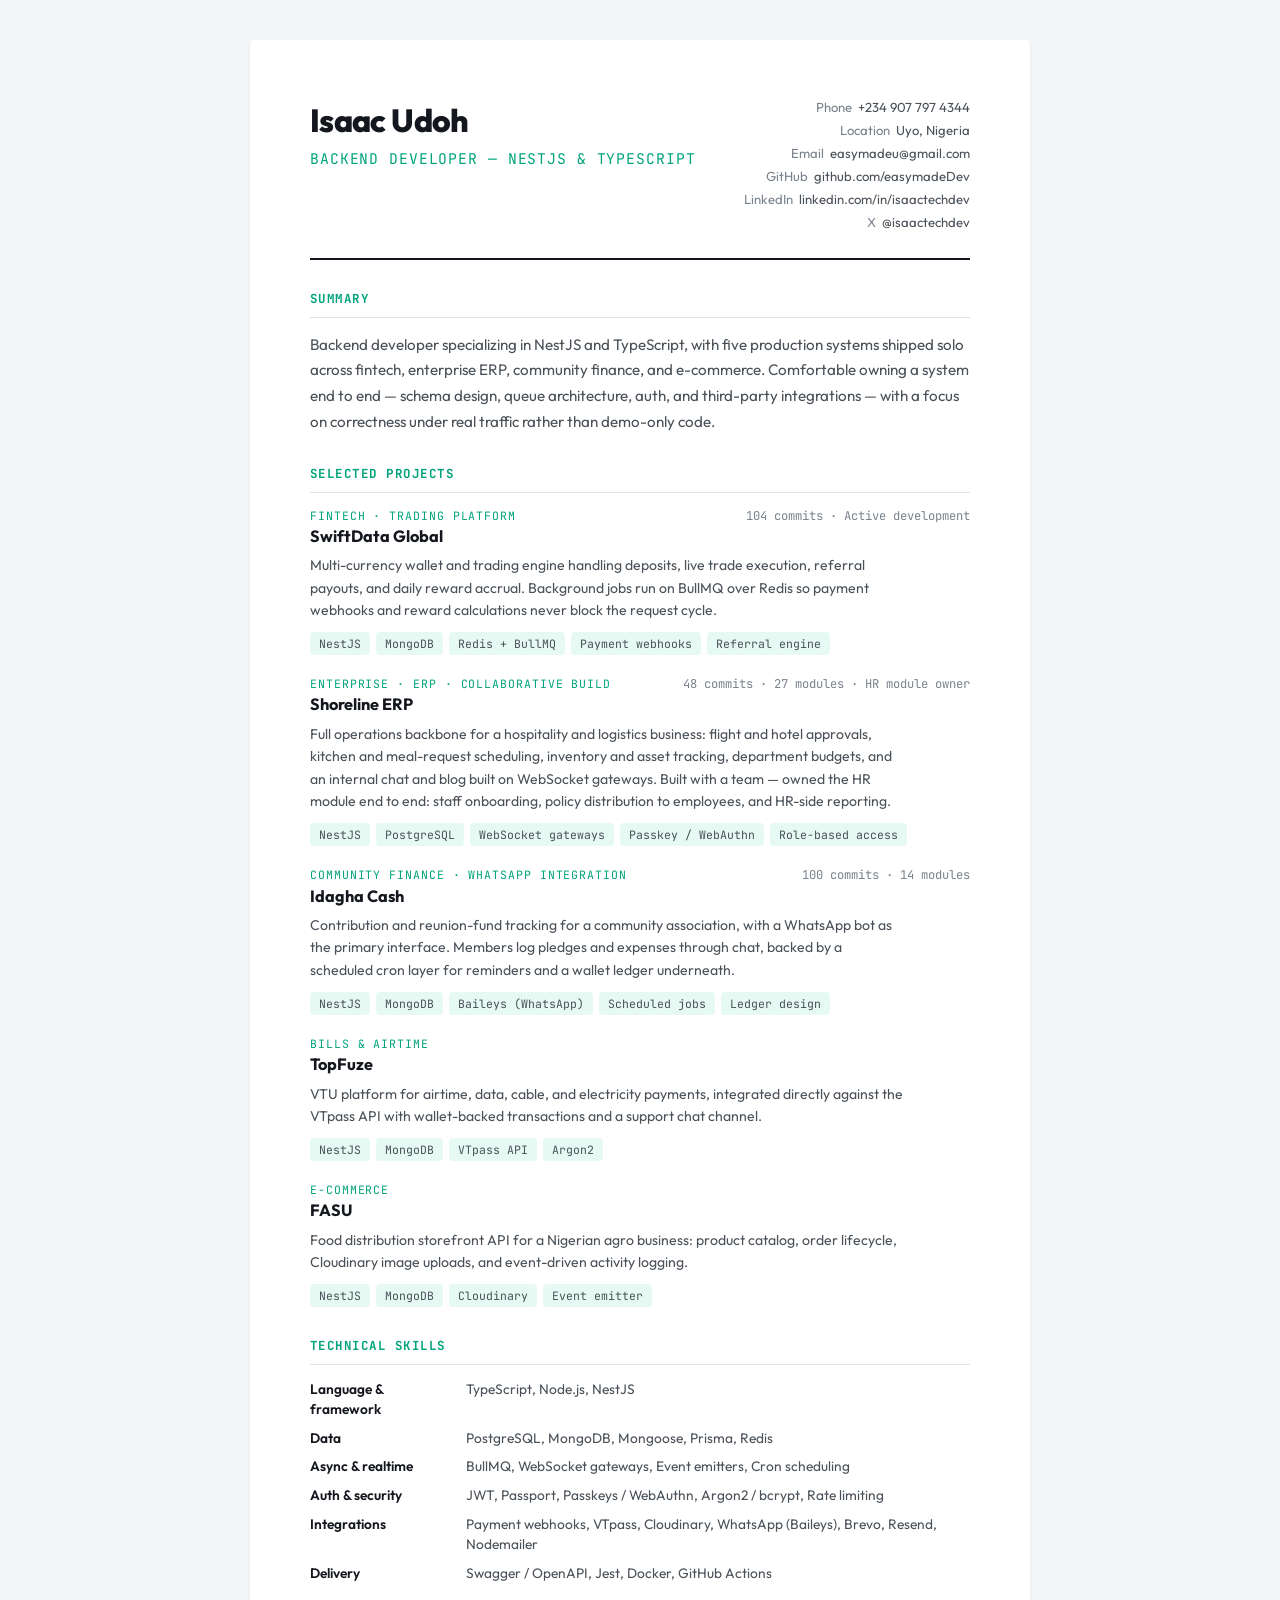
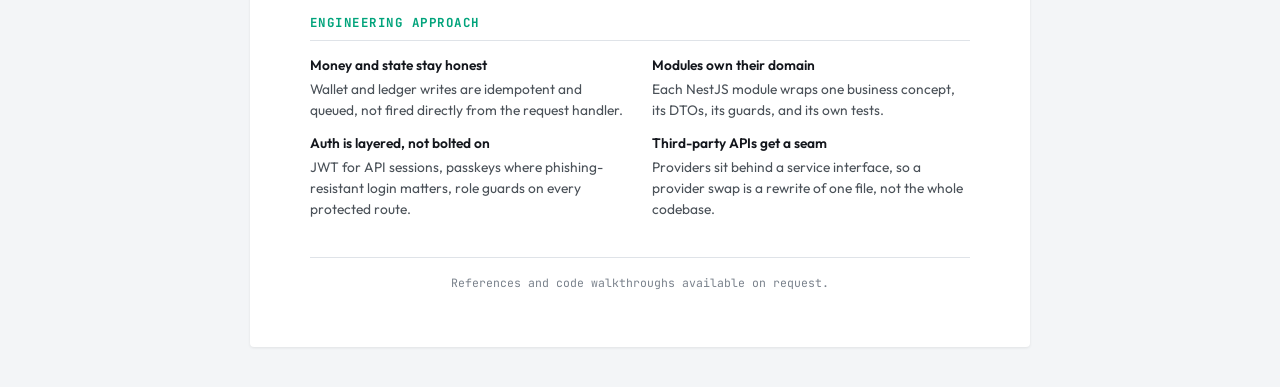
<file: resume.html>
<!DOCTYPE html>
<html lang="en">
<head>
<meta charset="UTF-8">
<meta name="viewport" content="width=device-width, initial-scale=1.0">
<title>Isaac Udoh — Backend Developer — Resume</title>
<link rel="preconnect" href="https://fonts.googleapis.com">
<link rel="preconnect" href="https://fonts.gstatic.com" crossorigin>
<link href="https://fonts.googleapis.com/css2?family=Outfit:wght@400;500;600;700;800&family=JetBrains+Mono:wght@400;500;600;700&display=swap" rel="stylesheet">
<style>
  :root {
    --ink: #14171d;
    --ink-dim: #4a5158;
    --ink-faint: #7a828c;
    --line: #dfe3e8;
    --accent: #00a37b;
    --accent-wash: #e6f9f3;
    --sans: 'Outfit', system-ui, sans-serif;
    --mono: 'JetBrains Mono', ui-monospace, monospace;
    --max: 780px;
  }
  * { box-sizing: border-box; margin: 0; padding: 0; }
  body {
    background: #f3f5f7;
    color: var(--ink);
    font-family: var(--sans);
    line-height: 1.5;
    -webkit-font-smoothing: antialiased;
    padding: 40px 20px;
  }
  .page {
    max-width: var(--max);
    margin: 0 auto;
    background: #fff;
    padding: 56px 60px;
    border-radius: 4px;
    box-shadow: 0 1px 3px rgba(0,0,0,0.08);
  }

  /* HEADER */
  .head {
    display: flex;
    justify-content: space-between;
    align-items: flex-start;
    gap: 24px;
    padding-bottom: 24px;
    border-bottom: 2px solid var(--ink);
  }
  .head h1 {
    font-size: 2rem;
    font-weight: 800;
    letter-spacing: -0.02em;
  }
  .head .title {
    margin-top: 4px;
    font-family: var(--mono);
    font-size: 0.92rem;
    color: var(--accent);
    text-transform: uppercase;
    letter-spacing: 0.06em;
  }
  .contact-block {
    text-align: right;
    font-size: 0.82rem;
    color: var(--ink-dim);
    line-height: 1.75;
  }
  .contact-block a { color: var(--ink-dim); text-decoration: none; }
  .contact-block span.label { color: var(--ink-faint); margin-right: 6px; }

  /* SECTIONS */
  section { margin-top: 30px; }
  h2 {
    font-family: var(--mono);
    font-size: 0.78rem;
    text-transform: uppercase;
    letter-spacing: 0.12em;
    color: var(--accent);
    padding-bottom: 8px;
    border-bottom: 1px solid var(--line);
    margin-bottom: 14px;
  }
  .summary p {
    font-size: 0.95rem;
    color: var(--ink-dim);
    line-height: 1.7;
    max-width: 66ch;
  }

  /* SKILLS */
  .skills-grid {
    display: grid;
    grid-template-columns: 140px 1fr;
    gap: 8px 16px;
    font-size: 0.86rem;
  }
  .skills-grid dt {
    font-weight: 600;
    color: var(--ink);
  }
  .skills-grid dd {
    color: var(--ink-dim);
  }

  /* PROJECTS */
  .project { margin-bottom: 20px; }
  .project:last-child { margin-bottom: 0; }
  .project-head {
    display: flex;
    justify-content: space-between;
    align-items: baseline;
    gap: 12px;
    flex-wrap: wrap;
  }
  .project-head h3 {
    font-size: 1.02rem;
    font-weight: 700;
  }
  .project-kicker {
    font-family: var(--mono);
    font-size: 0.72rem;
    text-transform: uppercase;
    letter-spacing: 0.08em;
    color: var(--accent);
  }
  .project-meta {
    font-family: var(--mono);
    font-size: 0.76rem;
    color: var(--ink-faint);
    white-space: nowrap;
  }
  .project p.desc {
    margin-top: 6px;
    font-size: 0.88rem;
    color: var(--ink-dim);
    line-height: 1.6;
    max-width: 66ch;
  }
  .tag-row {
    margin-top: 10px;
    display: flex;
    flex-wrap: wrap;
    gap: 6px;
  }
  .tag {
    font-family: var(--mono);
    font-size: 0.72rem;
    color: var(--ink-dim);
    background: var(--accent-wash);
    border-radius: 4px;
    padding: 3px 9px;
  }

  /* APPROACH */
  .approach-list {
    display: grid;
    grid-template-columns: 1fr 1fr;
    gap: 12px 24px;
  }
  .approach-list div {
    font-size: 0.86rem;
    color: var(--ink-dim);
    line-height: 1.55;
  }
  .approach-list strong {
    display: block;
    color: var(--ink);
    font-weight: 600;
    margin-bottom: 2px;
  }

  footer {
    margin-top: 36px;
    padding-top: 16px;
    border-top: 1px solid var(--line);
    font-family: var(--mono);
    font-size: 0.72rem;
    color: var(--ink-faint);
    text-align: center;
  }

  @media print {
    body { background: #fff; padding: 0; }
    .page { box-shadow: none; padding: 32px 40px; max-width: none; }
    @page { margin: 14mm; }
  }

  @media (max-width: 640px) {
    .page { padding: 32px 24px; }
    .head { flex-direction: column; }
    .contact-block { text-align: left; }
    .skills-grid { grid-template-columns: 1fr; }
    .approach-list { grid-template-columns: 1fr; }
  }
</style>
</head>
<body>

<div class="page">

  <div class="head">
    <div>
      <h1>Isaac Udoh</h1>
      <p class="title">Backend Developer — NestJS &amp; TypeScript</p>
    </div>
    <div class="contact-block">
      <div><span class="label">Phone</span>+234 907 797 4344</div>
      <div><span class="label">Location</span>Uyo, Nigeria</div>
      <div><span class="label">Email</span><a href="mailto:easymadeu@gmail.com">easymadeu@gmail.com</a></div>
      <div><span class="label">GitHub</span><a href="https://github.com/easymadeDev">github.com/easymadeDev</a></div>
      <div><span class="label">LinkedIn</span><a href="https://www.linkedin.com/in/isaactechdev">linkedin.com/in/isaactechdev</a></div>
      <div><span class="label">X</span><a href="https://x.com/isaactechdev">@isaactechdev</a></div>
    </div>
  </div>

  <section class="summary">
    <h2>Summary</h2>
    <p>Backend developer specializing in NestJS and TypeScript, with five production systems shipped solo across fintech, enterprise ERP, community finance, and e-commerce. Comfortable owning a system end to end — schema design, queue architecture, auth, and third-party integrations — with a focus on correctness under real traffic rather than demo-only code.</p>
  </section>

  <section>
    <h2>Selected Projects</h2>

    <div class="project">
      <div class="project-head">
        <div>
          <p class="project-kicker">Fintech · Trading platform</p>
          <h3>SwiftData Global</h3>
        </div>
        <span class="project-meta">104 commits · Active development</span>
      </div>
      <p class="desc">Multi-currency wallet and trading engine handling deposits, live trade execution, referral payouts, and daily reward accrual. Background jobs run on BullMQ over Redis so payment webhooks and reward calculations never block the request cycle.</p>
      <div class="tag-row">
        <span class="tag">NestJS</span><span class="tag">MongoDB</span><span class="tag">Redis + BullMQ</span><span class="tag">Payment webhooks</span><span class="tag">Referral engine</span>
      </div>
    </div>

    <div class="project">
      <div class="project-head">
        <div>
          <p class="project-kicker">Enterprise · ERP · Collaborative build</p>
          <h3>Shoreline ERP</h3>
        </div>
        <span class="project-meta">48 commits · 27 modules · HR module owner</span>
      </div>
      <p class="desc">Full operations backbone for a hospitality and logistics business: flight and hotel approvals, kitchen and meal-request scheduling, inventory and asset tracking, department budgets, and an internal chat and blog built on WebSocket gateways. Built with a team &mdash; owned the HR module end to end: staff onboarding, policy distribution to employees, and HR-side reporting.</p>
      <div class="tag-row">
        <span class="tag">NestJS</span><span class="tag">PostgreSQL</span><span class="tag">WebSocket gateways</span><span class="tag">Passkey / WebAuthn</span><span class="tag">Role-based access</span>
      </div>
    </div>

    <div class="project">
      <div class="project-head">
        <div>
          <p class="project-kicker">Community finance · WhatsApp integration</p>
          <h3>Idagha Cash</h3>
        </div>
        <span class="project-meta">100 commits · 14 modules</span>
      </div>
      <p class="desc">Contribution and reunion-fund tracking for a community association, with a WhatsApp bot as the primary interface. Members log pledges and expenses through chat, backed by a scheduled cron layer for reminders and a wallet ledger underneath.</p>
      <div class="tag-row">
        <span class="tag">NestJS</span><span class="tag">MongoDB</span><span class="tag">Baileys (WhatsApp)</span><span class="tag">Scheduled jobs</span><span class="tag">Ledger design</span>
      </div>
    </div>

    <div class="project">
      <div class="project-head">
        <div>
          <p class="project-kicker">Bills &amp; airtime</p>
          <h3>TopFuze</h3>
        </div>
      </div>
      <p class="desc">VTU platform for airtime, data, cable, and electricity payments, integrated directly against the VTpass API with wallet-backed transactions and a support chat channel.</p>
      <div class="tag-row">
        <span class="tag">NestJS</span><span class="tag">MongoDB</span><span class="tag">VTpass API</span><span class="tag">Argon2</span>
      </div>
    </div>

    <div class="project">
      <div class="project-head">
        <div>
          <p class="project-kicker">E-commerce</p>
          <h3>FASU</h3>
        </div>
      </div>
      <p class="desc">Food distribution storefront API for a Nigerian agro business: product catalog, order lifecycle, Cloudinary image uploads, and event-driven activity logging.</p>
      <div class="tag-row">
        <span class="tag">NestJS</span><span class="tag">MongoDB</span><span class="tag">Cloudinary</span><span class="tag">Event emitter</span>
      </div>
    </div>

  </section>

  <section>
    <h2>Technical Skills</h2>
    <dl class="skills-grid">
      <dt>Language &amp; framework</dt>
      <dd>TypeScript, Node.js, NestJS</dd>
      <dt>Data</dt>
      <dd>PostgreSQL, MongoDB, Mongoose, Prisma, Redis</dd>
      <dt>Async &amp; realtime</dt>
      <dd>BullMQ, WebSocket gateways, Event emitters, Cron scheduling</dd>
      <dt>Auth &amp; security</dt>
      <dd>JWT, Passport, Passkeys / WebAuthn, Argon2 / bcrypt, Rate limiting</dd>
      <dt>Integrations</dt>
      <dd>Payment webhooks, VTpass, Cloudinary, WhatsApp (Baileys), Brevo, Resend, Nodemailer</dd>
      <dt>Delivery</dt>
      <dd>Swagger / OpenAPI, Jest, Docker, GitHub Actions</dd>
    </dl>
  </section>

  <section>
    <h2>Engineering Approach</h2>
    <div class="approach-list">
      <div>
        <strong>Money and state stay honest</strong>
        Wallet and ledger writes are idempotent and queued, not fired directly from the request handler.
      </div>
      <div>
        <strong>Modules own their domain</strong>
        Each NestJS module wraps one business concept, its DTOs, its guards, and its own tests.
      </div>
      <div>
        <strong>Auth is layered, not bolted on</strong>
        JWT for API sessions, passkeys where phishing-resistant login matters, role guards on every protected route.
      </div>
      <div>
        <strong>Third-party APIs get a seam</strong>
        Providers sit behind a service interface, so a provider swap is a rewrite of one file, not the whole codebase.
      </div>
    </div>
  </section>

  <footer>References and code walkthroughs available on request.</footer>

</div>

</body>
</html>
</file>
<file: styles.css>
:root {
  --bg: #0a0c0f;
  --bg-raised: #101318;
  --bg-panel: #14171d;
  --border: rgba(255,255,255,0.08);
  --border-strong: rgba(255,255,255,0.14);
  --text: #e9ecef;
  --text-dim: #9aa1ac;
  --text-faint: #656d79;
  --accent: #00d9a3;
  --accent-dim: #00a37b;
  --accent-wash: rgba(0,217,163,0.10);
  --mono: 'JetBrains Mono', ui-monospace, monospace;
  --sans: 'Outfit', system-ui, sans-serif;
  --radius: 14px;
  --radius-sm: 8px;
  --max: 1200px;
}

* { box-sizing: border-box; margin: 0; padding: 0; }

html { scroll-behavior: smooth; }

@media (prefers-reduced-motion: reduce) {
  html { scroll-behavior: auto; }
  *, *::before, *::after { animation-duration: 0.01ms !important; animation-iteration-count: 1 !important; transition-duration: 0.01ms !important; scroll-behavior: auto !important; }
}

body {
  background: var(--bg);
  color: var(--text);
  font-family: var(--sans);
  line-height: 1.5;
  -webkit-font-smoothing: antialiased;
  overflow-x: hidden;
}

.noise {
  position: fixed;
  inset: 0;
  z-index: 60;
  pointer-events: none;
  opacity: 0.025;
  background-image: url("data:image/svg+xml,%3Csvg xmlns='http://www.w3.org/2000/svg' width='120' height='120'%3E%3Cfilter id='n'%3E%3CfeTurbulence type='fractalNoise' baseFrequency='0.9' numOctaves='2' stitchTiles='stitch'/%3E%3C/filter%3E%3Crect width='100%25' height='100%25' filter='url(%23n)'/%3E%3C/svg%3E");
}

a { color: inherit; text-decoration: none; }
ul { list-style: none; }

/* ---------- NAV ---------- */
.nav {
  position: sticky;
  top: 0;
  z-index: 50;
  background: rgba(10,12,15,0.82);
  backdrop-filter: blur(14px);
  -webkit-backdrop-filter: blur(14px);
  border-bottom: 1px solid var(--border);
}
.nav-inner {
  max-width: var(--max);
  margin: 0 auto;
  height: 68px;
  padding: 0 24px;
  display: flex;
  align-items: center;
  justify-content: space-between;
}
.brand {
  font-family: var(--mono);
  font-weight: 600;
  font-size: 1.05rem;
  letter-spacing: -0.01em;
}
.brand-dot { color: var(--accent); }
.nav-links {
  display: flex;
  align-items: center;
  gap: 32px;
  font-size: 0.92rem;
  color: var(--text-dim);
}
.nav-links a { transition: color 0.2s ease; }
.nav-links a:hover { color: var(--text); }
.nav-cta {
  color: var(--text) !important;
  border: 1px solid var(--border-strong);
  padding: 8px 16px;
  border-radius: 999px;
  transition: border-color 0.2s ease, background 0.2s ease;
}
.nav-cta:hover { border-color: var(--accent); background: var(--accent-wash); }
.dl-arrow { display: inline-block; transition: transform 0.18s ease; }
.nav-cta:hover .dl-arrow { transform: translateY(2px); }

.nav-toggle {
  display: none;
  flex-direction: column;
  gap: 5px;
  background: none;
  border: none;
  cursor: pointer;
  padding: 8px;
}
.nav-toggle span {
  width: 22px;
  height: 2px;
  background: var(--text);
  border-radius: 2px;
  transition: transform 0.25s ease, opacity 0.25s ease;
}
.nav-mobile {
  display: none;
  flex-direction: column;
  position: absolute;
  top: 100%;
  left: 0;
  right: 0;
  padding: 8px 24px 20px;
  gap: 4px;
  background: var(--bg);
  border-bottom: 1px solid var(--border);
  box-shadow: 0 16px 32px -12px rgba(0,0,0,0.5);
}
.nav-mobile a {
  padding: 12px 0;
  color: var(--text-dim);
  border-bottom: 1px solid var(--border);
  font-size: 0.95rem;
}
.nav-mobile a:last-child { border-bottom: none; }

/* ---------- HERO ---------- */
.hero {
  max-width: var(--max);
  margin: 0 auto;
  padding: 72px 24px 96px;
}
.hero-grid {
  display: grid;
  grid-template-columns: 1.05fr 0.95fr;
  gap: 56px;
  align-items: center;
}
.eyebrow {
  font-family: var(--mono);
  font-size: 0.78rem;
  text-transform: uppercase;
  letter-spacing: 0.14em;
  color: var(--text-dim);
  margin-bottom: 18px;
  display: flex;
  align-items: center;
  gap: 8px;
}
.eyebrow .prompt { color: var(--accent); font-weight: 700; }
.hero h1 {
  font-size: clamp(2.1rem, 4vw, 3.2rem);
  line-height: 1.12;
  letter-spacing: -0.02em;
  font-weight: 700;
  max-width: 16ch;
}
.hero-sub {
  margin-top: 20px;
  font-size: 1.05rem;
  color: var(--text-dim);
  max-width: 46ch;
  line-height: 1.6;
}
.hero-actions {
  margin-top: 34px;
  display: flex;
  gap: 14px;
  flex-wrap: wrap;
}

.btn {
  display: inline-flex;
  align-items: center;
  gap: 8px;
  padding: 13px 24px;
  border-radius: 999px;
  font-size: 0.94rem;
  font-weight: 600;
  white-space: nowrap;
  transition: transform 0.18s ease, background 0.18s ease, border-color 0.18s ease;
}
.btn:active { transform: scale(0.98); }
.btn-primary {
  background: var(--accent);
  color: #06120e;
}
.btn-primary:hover { background: #21e6b5; }
.btn-ghost {
  border: 1px solid var(--border-strong);
  color: var(--text);
}
.btn-ghost:hover { border-color: var(--accent); background: var(--accent-wash); }

.hero-panel { display: flex; justify-content: center; }
.hero-photo-frame {
  position: relative;
  width: 100%;
  max-width: 400px;
  border-radius: var(--radius);
  overflow: hidden;
  border: 1px solid var(--border);
  box-shadow: 0 30px 80px -30px rgba(0,0,0,0.6);
  background: var(--bg-panel);
}
.hero-photo {
  width: 100%;
  height: auto;
  aspect-ratio: 4 / 4.7;
  object-fit: cover;
  display: block;
}
.hero-photo-tag {
  position: absolute;
  left: 16px;
  right: 16px;
  bottom: 16px;
  display: flex;
  align-items: center;
  justify-content: space-between;
  gap: 8px;
  background: rgba(10,12,15,0.72);
  backdrop-filter: blur(10px);
  -webkit-backdrop-filter: blur(10px);
  border: 1px solid var(--border-strong);
  border-radius: var(--radius-sm);
  padding: 10px 14px;
  font-family: var(--mono);
  font-size: 0.82rem;
  color: var(--text);
  font-weight: 600;
}
.hero-photo-role {
  font-size: 0.72rem;
  color: var(--text-dim);
  font-weight: 400;
}
.hero-badge {
  position: absolute;
  top: 14px;
  right: 14px;
  z-index: 2;
  display: inline-flex;
  align-items: center;
  gap: 7px;
  background: rgba(10,12,15,0.72);
  backdrop-filter: blur(10px);
  -webkit-backdrop-filter: blur(10px);
  border: 1px solid var(--border-strong);
  border-radius: 999px;
  padding: 7px 12px;
  font-family: var(--mono);
  font-size: 0.72rem;
  color: var(--text);
}
.dot-live {
  width: 7px;
  height: 7px;
  border-radius: 50%;
  background: var(--accent);
  box-shadow: 0 0 0 3px var(--accent-wash);
  animation: pulse-dot 2s ease-in-out infinite;
}
@keyframes pulse-dot {
  0%, 100% { opacity: 1; }
  50% { opacity: 0.4; }
}

.terminal {
  width: 100%;
  max-width: 440px;
  background: var(--bg-panel);
  border: 1px solid var(--border);
  border-radius: var(--radius);
  overflow: hidden;
  box-shadow: 0 30px 80px -30px rgba(0,0,0,0.6);
}
.terminal-bar {
  display: flex;
  align-items: center;
  gap: 8px;
  padding: 12px 16px;
  border-bottom: 1px solid var(--border);
  background: var(--bg-raised);
}
.dot { width: 10px; height: 10px; border-radius: 50%; }
.dot-r { background: #ff5f57; }
.dot-y { background: #febc2e; }
.dot-g { background: #28c840; }
.terminal-title {
  margin-left: 6px;
  font-family: var(--mono);
  font-size: 0.78rem;
  color: var(--text-faint);
  flex: 1;
}
.terminal-body {
  padding: 20px 18px;
  font-family: var(--mono);
  font-size: 0.82rem;
  line-height: 1.7;
  overflow-x: auto;
}
.tk-c { color: var(--text-faint); }
.tk-k { color: #ff8fb3; }
.tk-s { color: var(--accent); }
.tk-o { color: var(--text-dim); }
.tk-f { color: #7dc4ff; }

.run-btn {
  display: inline-flex;
  align-items: center;
  gap: 6px;
  background: var(--accent-wash);
  border: 1px solid rgba(0,217,163,0.3);
  color: var(--accent);
  font-family: var(--mono);
  font-size: 0.72rem;
  font-weight: 600;
  border-radius: 999px;
  padding: 5px 12px 5px 10px;
  cursor: pointer;
  transition: background 0.18s ease, transform 0.12s ease;
}
.run-btn:hover { background: rgba(0,217,163,0.18); }
.run-btn:active { transform: scale(0.96); }
.run-btn svg { flex-shrink: 0; }

.term-cursor {
  display: inline-block;
  color: var(--accent);
  animation: cursor-blink 1s step-end infinite;
}
@keyframes cursor-blink {
  0%, 100% { opacity: 1; }
  50% { opacity: 0; }
}

.run-output {
  font-family: var(--mono);
  font-size: 0.78rem;
  color: var(--accent);
  padding: 0 18px;
  max-height: 0;
  overflow: hidden;
  opacity: 0;
  transition: max-height 0.3s ease, opacity 0.3s ease, padding 0.3s ease;
  border-top: 1px solid transparent;
}
.run-output.is-open {
  max-height: 60px;
  opacity: 1;
  padding: 14px 18px;
  border-top: 1px solid var(--border);
}

/* ---------- SECTION HEAD ---------- */
.section-head {
  max-width: var(--max);
  margin: 0 auto;
  padding: 96px 24px 48px;
}
.section-head h2 {
  font-size: clamp(1.7rem, 3vw, 2.3rem);
  letter-spacing: -0.02em;
  font-weight: 700;
}
.section-head p {
  margin-top: 12px;
  color: var(--text-dim);
  max-width: 56ch;
  font-size: 1rem;
}

/* ---------- WORK / CASES ---------- */
.work { padding-bottom: 40px; }
.case-list {
  max-width: var(--max);
  margin: 0 auto;
  padding: 0 24px;
  display: flex;
  flex-direction: column;
  gap: 24px;
}
.case-row-2 {
  display: grid;
  grid-template-columns: 1fr 1fr;
  gap: 24px;
}
.case-row-3 {
  display: grid;
  grid-template-columns: repeat(3, 1fr);
  gap: 24px;
}
.case-card {
  background: var(--bg-panel);
  border: 1px solid var(--border);
  border-radius: var(--radius);
  padding: 28px;
  transition: border-color 0.2s ease, transform 0.2s ease;
}
.case-card:hover { border-color: var(--border-strong); transform: translateY(-2px); }
.case-card-head {
  display: flex;
  align-items: flex-start;
  justify-content: space-between;
  gap: 12px;
}
.case-card h3 {
  font-size: 1.2rem;
  font-weight: 700;
  letter-spacing: -0.01em;
}
.case-kicker {
  margin-top: 4px;
  font-family: var(--mono);
  font-size: 0.76rem;
  color: var(--text-faint);
}
.case-icon {
  color: var(--accent);
  font-size: 1rem;
  line-height: 1;
  flex-shrink: 0;
}
.status-tag {
  font-family: var(--mono);
  font-size: 0.68rem;
  font-weight: 700;
  text-transform: uppercase;
  letter-spacing: 0.04em;
  color: #ffc107;
  background: rgba(255,193,7,0.12);
  border-radius: 999px;
  padding: 4px 9px;
  flex-shrink: 0;
  white-space: nowrap;
}
.case-desc {
  margin-top: 14px;
  color: var(--text-dim);
  font-size: 0.9rem;
  line-height: 1.6;
}
.case-code {
  margin-top: 18px;
  background: var(--bg-raised);
  border: 1px solid var(--border);
  border-radius: var(--radius-sm);
  overflow: hidden;
}
.case-code-bar {
  display: flex;
  gap: 6px;
  padding: 9px 12px;
  border-bottom: 1px solid var(--border);
}
.case-code-bar .dot { width: 8px; height: 8px; }
.case-code-body {
  padding: 14px 14px 16px;
  font-family: var(--mono);
  font-size: 0.78rem;
  line-height: 1.65;
  overflow-x: auto;
}
.case-tags {
  margin-top: 18px;
  display: flex;
  flex-wrap: wrap;
  gap: 8px;
}
.case-tags li {
  font-family: var(--mono);
  font-size: 0.72rem;
  color: var(--text-dim);
  border: 1px solid var(--border-strong);
  border-radius: 999px;
  padding: 5px 12px;
}
.case-tags-only { margin-top: 16px; }

.case-docs-link {
  display: inline-flex;
  align-items: center;
  gap: 6px;
  margin-top: 18px;
  font-family: var(--mono);
  font-size: 0.78rem;
  color: var(--accent);
  transition: gap 0.15s ease;
}
.case-docs-link:hover { gap: 9px; }

.case-card-sm .case-desc { min-height: 3.2em; }

/* ---------- STACK ---------- */
.stack { max-width: var(--max); margin: 0 auto; padding: 96px 24px 60px; }
.stack-inner {
  display: grid;
  grid-template-columns: 0.8fr 1.2fr;
  gap: 56px;
}
.stack-intro h2 {
  margin-top: 4px;
  font-size: clamp(1.5rem, 2.6vw, 2rem);
  font-weight: 700;
  letter-spacing: -0.02em;
}
.stack-lede {
  margin-top: 16px;
  color: var(--text-dim);
  font-size: 0.92rem;
  line-height: 1.65;
  max-width: 38ch;
}
.stack-grid {
  display: grid;
  grid-template-columns: repeat(3, 1fr);
  gap: 28px 32px;
  align-content: start;
}
.stack-group h3 {
  font-size: 0.78rem;
  text-transform: uppercase;
  letter-spacing: 0.06em;
  color: var(--text-faint);
  font-weight: 600;
  margin-bottom: 14px;
}
.stack-list { display: flex; flex-direction: column; gap: 10px; }
.stack-list li {
  font-family: var(--mono);
  font-size: 0.86rem;
  color: var(--text);
  position: relative;
  padding-left: 16px;
}
.stack-list li::before {
  content: "";
  position: absolute;
  left: 0;
  top: 0.55em;
  width: 5px;
  height: 5px;
  border-radius: 50%;
  background: var(--accent);
}

/* ---------- APPROACH ---------- */
.approach { max-width: var(--max); margin: 0 auto; padding: 0 24px 60px; }
.approach-grid {
  display: grid;
  grid-template-columns: repeat(4, 1fr);
  gap: 20px;
}
.approach-item {
  background: var(--bg-panel);
  border: 1px solid var(--border);
  border-top: 2px solid var(--accent-dim);
  border-radius: var(--radius-sm);
  padding: 28px 24px;
  transition: border-top-color 0.2s ease;
}
.approach-item:hover { border-top-color: var(--accent); }
.approach-num {
  font-family: var(--mono);
  font-size: 0.82rem;
  color: var(--accent);
}
.approach-item h3 {
  margin-top: 14px;
  font-size: 1.02rem;
  font-weight: 600;
}
.approach-item p {
  margin-top: 10px;
  font-size: 0.88rem;
  color: var(--text-dim);
  line-height: 1.6;
}

/* ---------- ABOUT ---------- */
.about { max-width: var(--max); margin: 0 auto; padding: 96px 24px 40px; }
.about-inner {
  display: grid;
  grid-template-columns: 360px 1fr;
  gap: 56px;
  align-items: center;
  background: var(--bg-panel);
  border: 1px solid var(--border);
  border-radius: var(--radius);
  padding: 48px;
}
.about-panel { width: 100%; }
.about-panel .terminal { max-width: none; }
.about-body h2 {
  font-size: clamp(1.6rem, 2.6vw, 2.1rem);
  font-weight: 700;
  letter-spacing: -0.02em;
  margin-top: 4px;
}
.about-text {
  margin-top: 18px;
  color: var(--text-dim);
  font-size: 1rem;
  line-height: 1.7;
  max-width: 60ch;
}
.about-links {
  margin-top: 26px;
  display: flex;
  gap: 12px;
  flex-wrap: wrap;
}
.about-links a {
  font-family: var(--mono);
  font-size: 0.84rem;
  color: var(--text);
  border: 1px solid var(--border-strong);
  border-radius: 999px;
  padding: 9px 18px;
  transition: border-color 0.2s ease, background 0.2s ease;
}
.about-links a:hover { border-color: var(--accent); background: var(--accent-wash); }

/* ---------- CONTACT ---------- */
.contact {
  border-top: 1px solid var(--border);
  background: var(--bg-raised);
  margin-top: 40px;
}
.contact-inner {
  max-width: 840px;
  margin: 0 auto;
  padding: 100px 24px;
  text-align: center;
}
.contact-icon {
  display: inline-flex;
  align-items: center;
  justify-content: center;
  width: 48px;
  height: 48px;
  border-radius: 50%;
  background: var(--accent-wash);
  color: var(--accent);
  margin-bottom: 24px;
}
.contact h2 {
  font-size: clamp(1.8rem, 3.4vw, 2.6rem);
  letter-spacing: -0.02em;
  font-weight: 700;
  max-width: 20ch;
  margin: 0 auto;
}
.contact-sub {
  margin-top: 16px;
  color: var(--text-dim);
  font-size: 1rem;
  max-width: 50ch;
  margin-left: auto;
  margin-right: auto;
}
.contact-grid {
  margin-top: 40px;
  display: grid;
  grid-template-columns: repeat(3, 1fr);
  gap: 16px;
  text-align: left;
}
.contact-card {
  display: flex;
  align-items: flex-start;
  gap: 14px;
  border: 1px solid var(--border);
  border-radius: var(--radius-sm);
  padding: 22px;
  background: var(--bg-panel);
  transition: border-color 0.2s ease, transform 0.15s ease;
}
.contact-card:hover { border-color: var(--accent); transform: translateY(-2px); }
.contact-card svg { flex-shrink: 0; margin-top: 2px; color: var(--accent); }
.contact-card span { display: flex; flex-direction: column; gap: 3px; }
.contact-card strong { font-size: 0.96rem; font-weight: 600; color: var(--text); }
.contact-card span span { font-size: 0.82rem; color: var(--text-dim); font-weight: 400; }
.contact-card-primary {
  background: var(--accent);
  border-color: var(--accent);
}
.contact-card-primary svg { color: #06120e; }
.contact-card-primary strong { color: #06120e; }
.contact-card-primary span span { color: rgba(6,18,14,0.72); }
.contact-card-primary:hover { transform: translateY(-2px); border-color: var(--accent); }

.contact-form {
  margin-top: 40px;
  text-align: left;
  background: var(--bg-panel);
  border: 1px solid var(--border);
  border-radius: var(--radius);
  padding: 32px;
}
.form-row {
  display: grid;
  grid-template-columns: 1fr 1fr;
  gap: 18px;
}
.form-field {
  display: flex;
  flex-direction: column;
  gap: 7px;
  margin-bottom: 18px;
}
.form-field label {
  font-family: var(--mono);
  font-size: 0.78rem;
  color: var(--text-dim);
}
.form-field input,
.form-field textarea {
  background: var(--bg-raised);
  border: 1px solid var(--border-strong);
  border-radius: var(--radius-sm);
  padding: 11px 14px;
  font-family: var(--sans);
  font-size: 0.94rem;
  color: var(--text);
  transition: border-color 0.2s ease;
}
.form-field input::placeholder,
.form-field textarea::placeholder { color: var(--text-faint); }
.form-field input:focus,
.form-field textarea:focus {
  outline: none;
  border-color: var(--accent);
}
.form-field textarea { resize: vertical; min-height: 110px; }
.form-submit { width: 100%; justify-content: center; }
.form-note {
  margin-top: 14px;
  font-size: 0.8rem;
  color: var(--text-faint);
  text-align: center;
}

/* ---------- FOOTER ---------- */
.footer { border-top: 1px solid var(--border); }
.footer-inner {
  max-width: var(--max);
  margin: 0 auto;
  padding: 28px 24px;
  display: flex;
  justify-content: space-between;
  align-items: center;
  flex-wrap: wrap;
  gap: 16px;
}
.footer-brand {
  display: flex;
  flex-direction: column;
  gap: 4px;
  font-family: var(--mono);
  font-size: 0.82rem;
  color: var(--text);
}
.footer-copy { color: var(--text-faint); font-size: 0.78rem; }
.footer-links {
  display: flex;
  gap: 20px;
  font-family: var(--mono);
  font-size: 0.8rem;
  color: var(--text-faint);
}
.footer-links a { transition: color 0.2s ease; }
.footer-links a:hover { color: var(--accent); }

/* ---------- SCROLL REVEAL ---------- */
.reveal {
  opacity: 0;
  transform: translateY(20px);
  transition: opacity 0.6s cubic-bezier(0.16,1,0.3,1), transform 0.6s cubic-bezier(0.16,1,0.3,1);
}
.reveal.is-visible { opacity: 1; transform: translateY(0); }

/* ---------- RESPONSIVE ---------- */
@media (max-width: 1024px) {
  .approach-grid { grid-template-columns: repeat(2, 1fr); }
  .stack-inner { grid-template-columns: 1fr; gap: 32px; }
  .stack-grid { grid-template-columns: repeat(2, 1fr); }
  .case-row-3 { grid-template-columns: 1fr 1fr; }
  .contact-grid { grid-template-columns: 1fr; }
  .form-row { grid-template-columns: 1fr; }
  .contact-form { padding: 22px; }
}

@media (max-width: 860px) {
  .nav-links { display: none; }
  .nav-toggle { display: flex; }
  .nav-mobile.open { display: flex; }

  .hero-grid { grid-template-columns: 1fr; }
  .hero-panel { order: -1; }
  .hero h1 { max-width: none; }

  .case-row-2 { grid-template-columns: 1fr; }
  .case-row-3 { grid-template-columns: 1fr; }
}

@media (max-width: 640px) {
  .approach-grid { grid-template-columns: 1fr; }
  .stack-grid { grid-template-columns: 1fr; }
  .stack { padding: 64px 20px 36px; }
  .case-card { padding: 22px; }
  .hero { padding: 48px 20px 64px; }
  .section-head { padding: 64px 20px 36px; }
  .about { padding: 64px 20px 20px; }
  .about-inner { grid-template-columns: 1fr; padding: 28px; text-align: center; }
  .about-links { justify-content: center; }
  .footer-inner { flex-direction: column; align-items: flex-start; }
}
</file>
